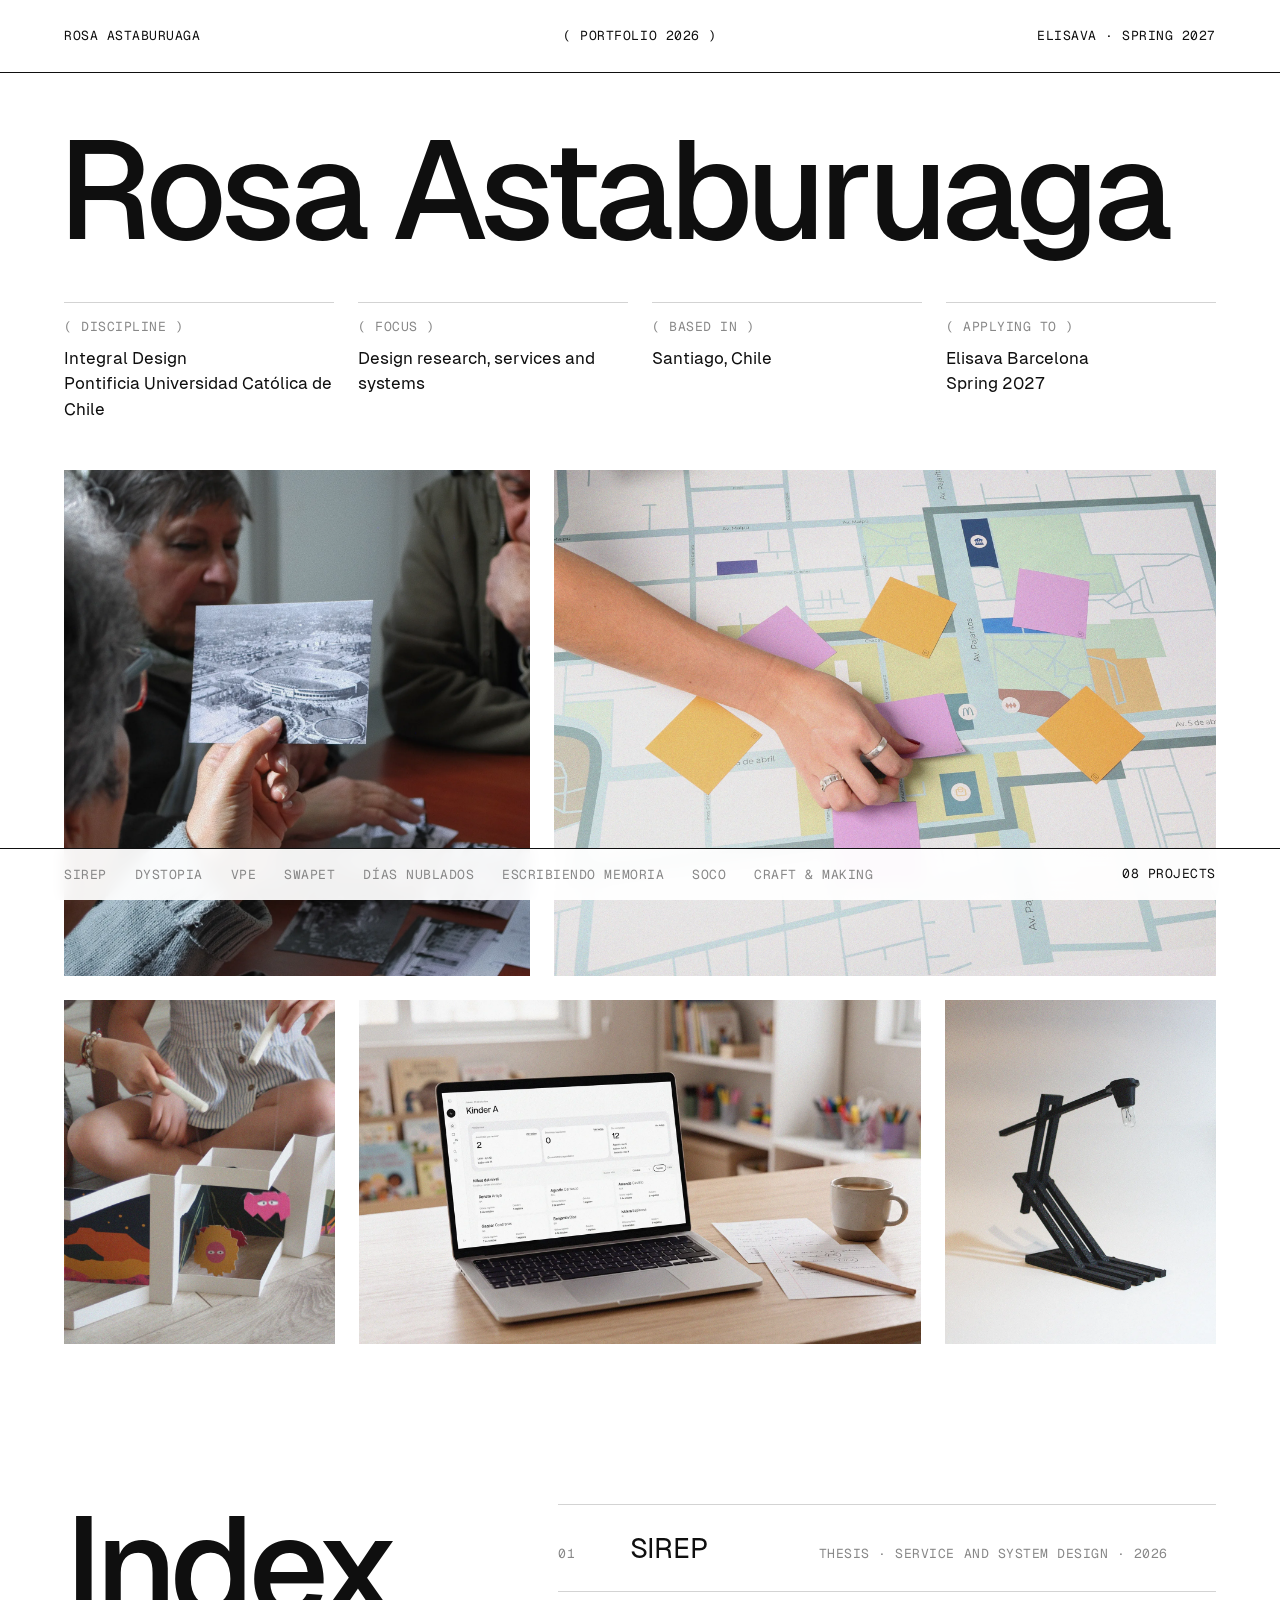
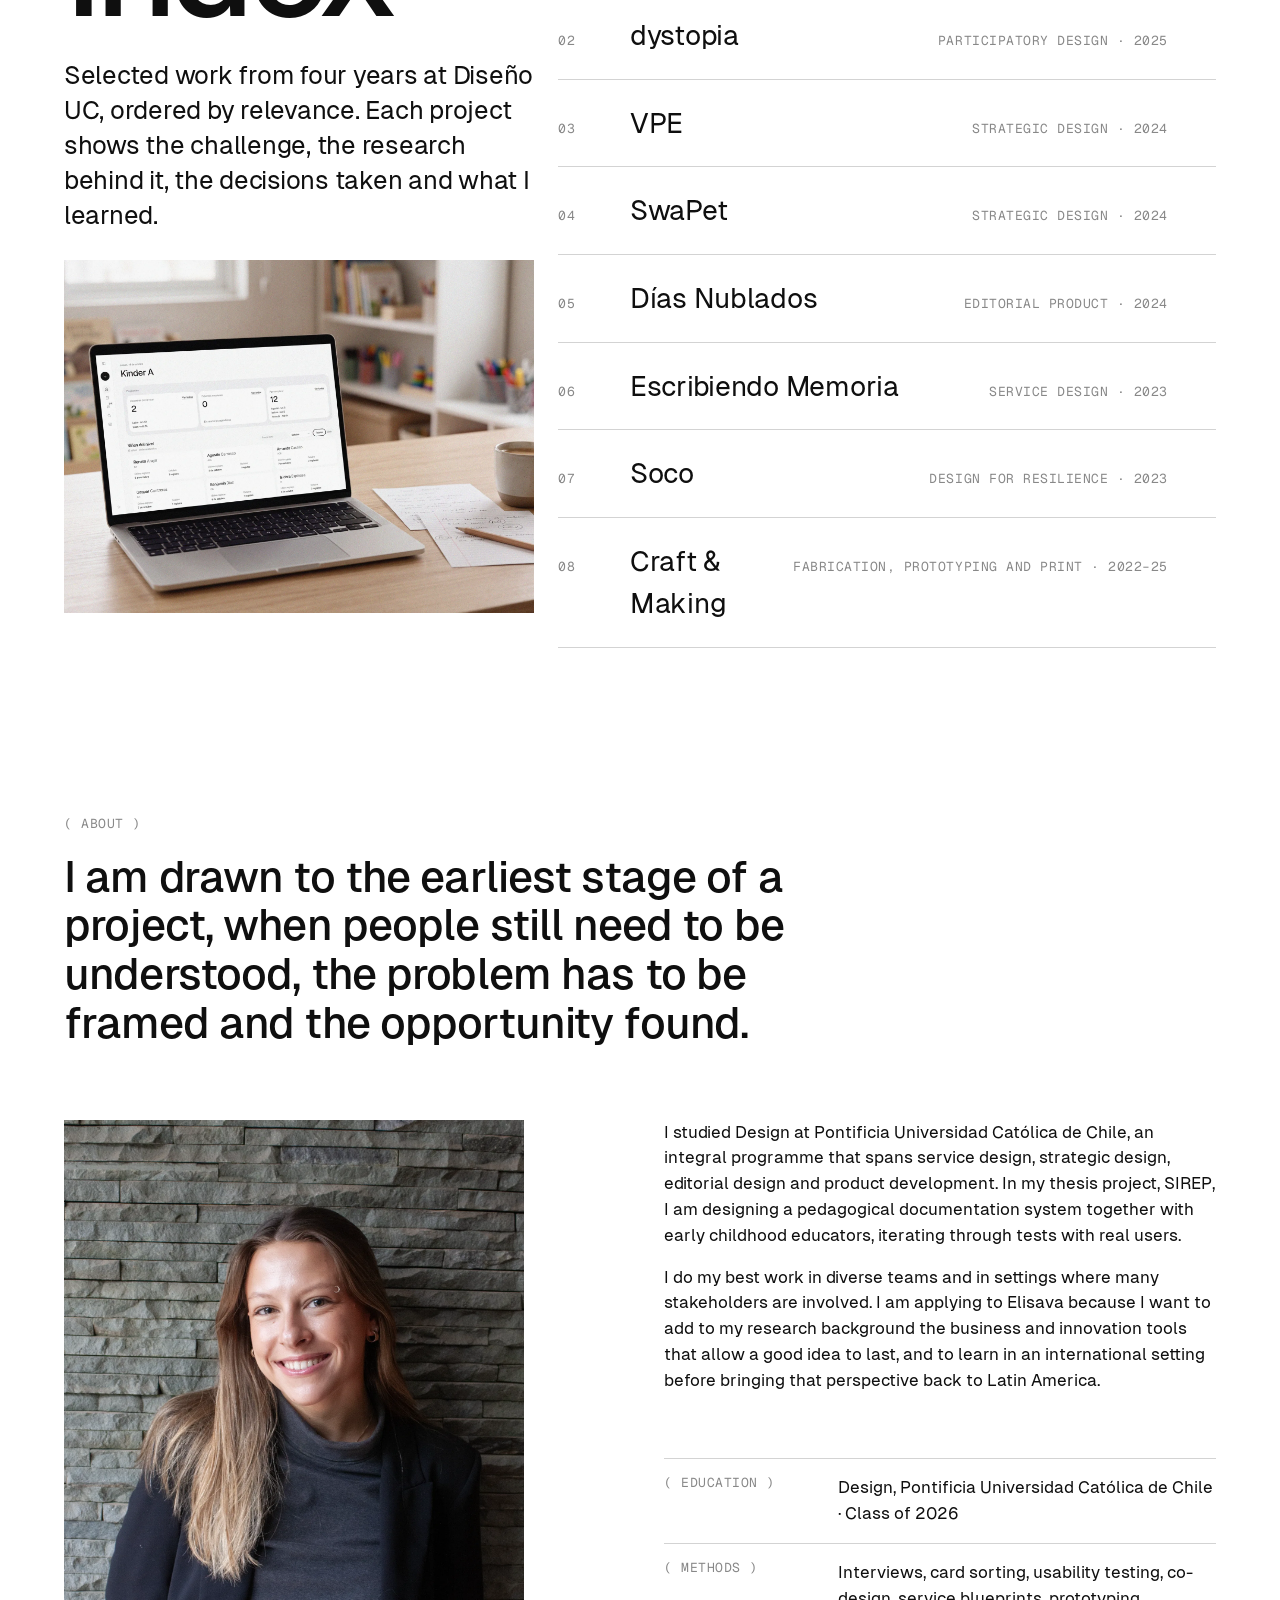
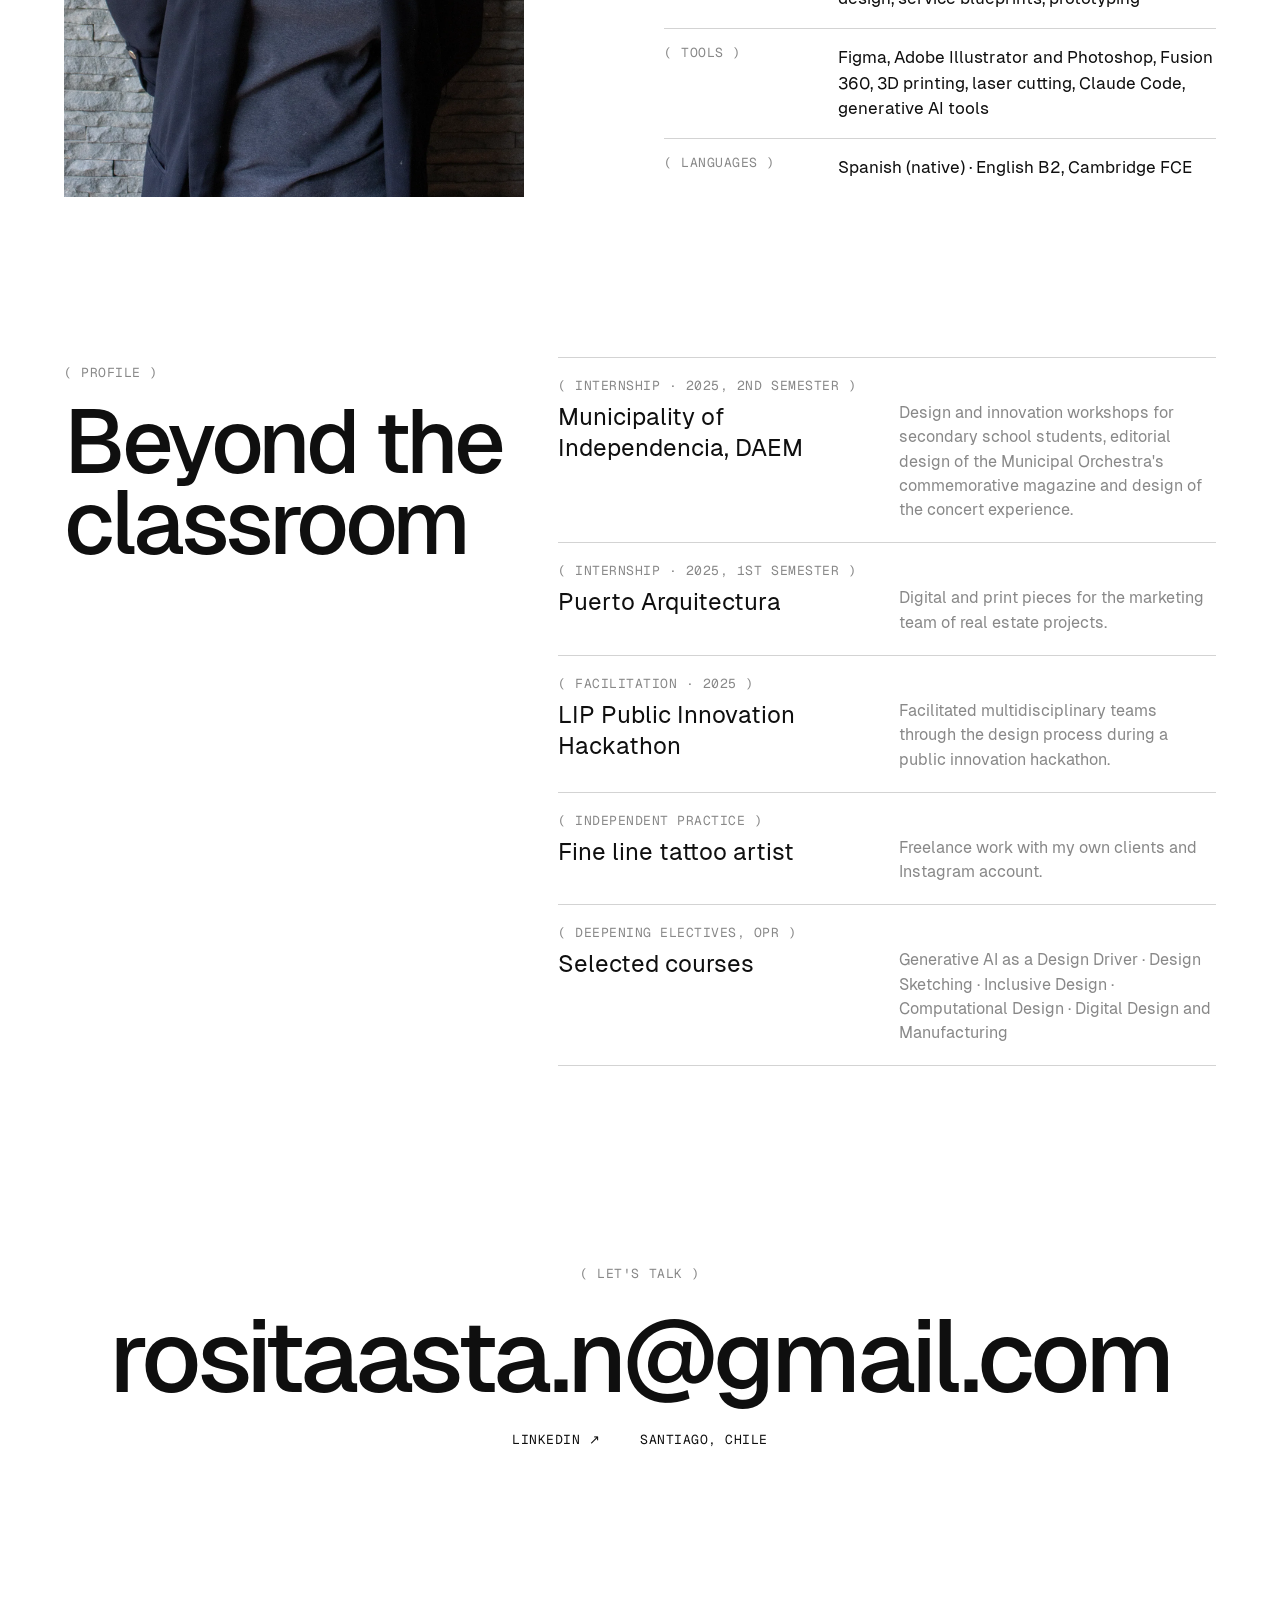
<file: index.html>
<!doctype html>
<html lang="en">
<head>
<meta charset="utf-8">
<meta name="viewport" content="width=device-width, initial-scale=1">
<title>Rosa Astaburuaga · Portfolio 2026</title>
<meta name="description" content="Design research, services and systems. Portfolio of Rosa Astaburuaga, Diseño UC.">
<meta property="og:title" content="Rosa Astaburuaga · Portfolio 2026">
<meta property="og:description" content="Design research, services and systems. Portfolio of Rosa Astaburuaga, Diseño UC.">
<meta property="og:image" content="img/sirep-hero.webp">
<link rel="icon" href="favicon.svg" type="image/svg+xml">
<link rel="preload" href="fonts/Geist-500.woff2" as="font" type="font/woff2" crossorigin>
<link rel="stylesheet" href="styles.css">
</head>
<body>
<a class="skip" href="#main">Skip to content</a>
<header class="top"><div class="wrap topin">
<a href="index.html" class="mono">Rosa Astaburuaga</a><span class="mono center">( Portfolio 2026 )</span><span class="mono right">Elisava · Spring 2027</span>
</div></header>
<main id="main" class="wrap"><section class="cover">
<h1 class="display name">Rosa Astaburuaga</h1>
<div class="specs" style="--n:4">
<div class="spec"><span class="mono muted">( Discipline )</span><p>Integral Design<br>Pontificia Universidad Católica de Chile</p></div>
<div class="spec"><span class="mono muted">( Focus )</span><p>Design research, services and systems</p></div>
<div class="spec"><span class="mono muted">( Based in )</span><p>Santiago, Chile</p></div>
<div class="spec"><span class="mono muted">( Applying to )</span><p>Elisava Barcelona<br>Spring 2027</p></div>
</div>
</section><div class="row"><figure class="reveal" style="flex:0.9214 1 0"><img class="" src="img/cover-a.webp" width="1548" height="1680" alt="Project photo" loading="lazy" decoding="async"></figure><figure class="reveal" style="flex:1.3071 1 0"><img class="" src="img/cover-b.webp" width="2196" height="1680" alt="dystopia mapping activity" loading="lazy" decoding="async"></figure></div><div class="row"><figure class="reveal" style="flex:0.7895 1 0"><img class="" src="img/cover-c.webp" width="900" height="1140" alt="Días Nublados with a child" loading="lazy" decoding="async"></figure><figure class="reveal" style="flex:1.6368 1 0"><img class="" src="img/cover-d.webp" width="1866" height="1140" alt="SIREP on a laptop" loading="lazy" decoding="async"></figure><figure class="reveal" style="flex:0.7895 1 0"><img class="" src="img/cover-e.webp" width="900" height="1140" alt="rho.mob lamp" loading="lazy" decoding="async"></figure></div><section class="index" id="index">
<div class="ixl"><h2 class="display">Index</h2><p class="lead">Selected work from four years at Diseño UC, ordered by relevance. Each project shows the challenge, the research behind it, the decisions taken and what I learned.</p>
<div class="preview" aria-hidden="true"><img src="img/sirep-hero.webp" alt="" width="1200" height="734"></div></div>
<ol class="ixlist"><li><a href="sirep.html" data-preview="img/sirep-hero.webp" data-fit="cover"><span class="mono muted">01</span><span class="t">SIREP</span><span class="mono muted k">Thesis · Service and system design · 2026</span><span class="mono arrow">→</span></a></li><li><a href="dystopia.html" data-preview="img/dystopia-hero.webp" data-fit="cover"><span class="mono muted">02</span><span class="t">dystopia</span><span class="mono muted k">Participatory design · 2025</span><span class="mono arrow">→</span></a></li><li><a href="vpe.html" data-preview="img/vpe-hero.webp" data-fit="cover"><span class="mono muted">03</span><span class="t">VPE</span><span class="mono muted k">Strategic design · 2024</span><span class="mono arrow">→</span></a></li><li><a href="swapet.html" data-preview="img/swapet-hero.webp" data-fit="cover"><span class="mono muted">04</span><span class="t">SwaPet</span><span class="mono muted k">Strategic design · 2024</span><span class="mono arrow">→</span></a></li><li><a href="dias-nublados.html" data-preview="img/nublados-hero.webp" data-fit="cover"><span class="mono muted">05</span><span class="t">Días Nublados</span><span class="mono muted k">Editorial product · 2024</span><span class="mono arrow">→</span></a></li><li><a href="escribiendo-memoria.html" data-preview="img/memoria-1.webp" data-fit="cover"><span class="mono muted">06</span><span class="t">Escribiendo Memoria</span><span class="mono muted k">Service design · 2023</span><span class="mono arrow">→</span></a></li><li><a href="soco.html" data-preview="img/soco-2.webp" data-fit="contain"><span class="mono muted">07</span><span class="t">Soco</span><span class="mono muted k">Design for resilience · 2023</span><span class="mono arrow">→</span></a></li><li><a href="craft-and-making.html" data-preview="img/rhomob-2.webp" data-fit="cover"><span class="mono muted">08</span><span class="t">Craft &amp; Making</span><span class="mono muted k">Fabrication, prototyping and print · 2022–25</span><span class="mono arrow">→</span></a></li></ol>
</section><section class="about" id="about">
<span class="mono muted">( About )</span>
<h2 class="statement">I am drawn to the earliest stage of a project, when people still need to be understood, the problem has to be framed and the opportunity found.</h2>
<div class="aboutgrid">
<figure class="reveal"><img class="" src="img/portrait.webp" width="1548" height="2280" alt="Portrait of Rosa Astaburuaga" loading="lazy" decoding="async"></figure>
<div class="aboutr">
<div class="bio"><p>I studied Design at Pontificia Universidad Católica de Chile, an integral programme that spans service design, strategic design, editorial design and product development. In my thesis project, SIREP, I am designing a pedagogical documentation system together with early childhood educators, iterating through tests with real users.</p>
<p>I do my best work in diverse teams and in settings where many stakeholders are involved. I am applying to Elisava because I want to add to my research background the business and innovation tools that allow a good idea to last, and to learn in an international setting before bringing that perspective back to Latin America.</p></div>
<dl class="facts">
<div><dt class="mono muted">( Education )</dt><dd>Design, Pontificia Universidad Católica de Chile · Class of 2026</dd></div>
<div><dt class="mono muted">( Methods )</dt><dd>Interviews, card sorting, usability testing, co-design, service blueprints, prototyping</dd></div>
<div><dt class="mono muted">( Tools )</dt><dd>Figma, Adobe Illustrator and Photoshop, Fusion 360, 3D printing, laser cutting, Claude Code, generative AI tools</dd></div>
<div><dt class="mono muted">( Languages )</dt><dd>Spanish (native) · English B2, Cambridge FCE</dd></div>
</dl>
</div></div>
</section><section class="exp" id="experience">
<div><span class="mono muted">( Profile )</span><h2 class="display">Beyond the classroom</h2></div>
<ul class="explist"><li><span class="mono muted">( Internship · 2025, 2nd semester )</span><strong>Municipality of Independencia, DAEM</strong><p class="muted">Design and innovation workshops for secondary school students, editorial design of the Municipal Orchestra&#x27;s commemorative magazine and design of the concert experience.</p></li><li><span class="mono muted">( Internship · 2025, 1st semester )</span><strong>Puerto Arquitectura</strong><p class="muted">Digital and print pieces for the marketing team of real estate projects.</p></li><li><span class="mono muted">( Facilitation · 2025 )</span><strong>LIP Public Innovation Hackathon</strong><p class="muted">Facilitated multidisciplinary teams through the design process during a public innovation hackathon.</p></li><li><span class="mono muted">( Independent practice )</span><strong>Fine line tattoo artist</strong><p class="muted">Freelance work with my own clients and Instagram account.</p></li><li><span class="mono muted">( Deepening electives, OPR )</span><strong>Selected courses</strong><p class="muted">Generative AI as a Design Driver · Design Sketching · Inclusive Design · Computational Design · Digital Design and Manufacturing</p></li></ul>
</section><section class="contact" id="contact">
<span class="mono muted">( Let's talk )</span>
<a class="display mail" href="mailto:rositaasta.n@gmail.com">rositaasta.n@gmail.com</a>
<div class="links mono"><a href="https://www.linkedin.com/in/rosaastaburuaga/" target="_blank" rel="noopener">LinkedIn ↗</a><span>Santiago, Chile</span></div>
</section></main><nav class="bar" aria-label="Projects"><div class="wrap barin">
<div class="barlist"><a href="sirep.html">SIREP</a><a href="dystopia.html">dystopia</a><a href="vpe.html">VPE</a><a href="swapet.html">SwaPet</a><a href="dias-nublados.html">Días Nublados</a><a href="escribiendo-memoria.html">Escribiendo Memoria</a><a href="soco.html">Soco</a><a href="craft-and-making.html">Craft &amp; Making</a></div><span class="mono count">08 projects</span>
</div></nav>
<script src="main.js" defer></script>
</body></html>
</file>
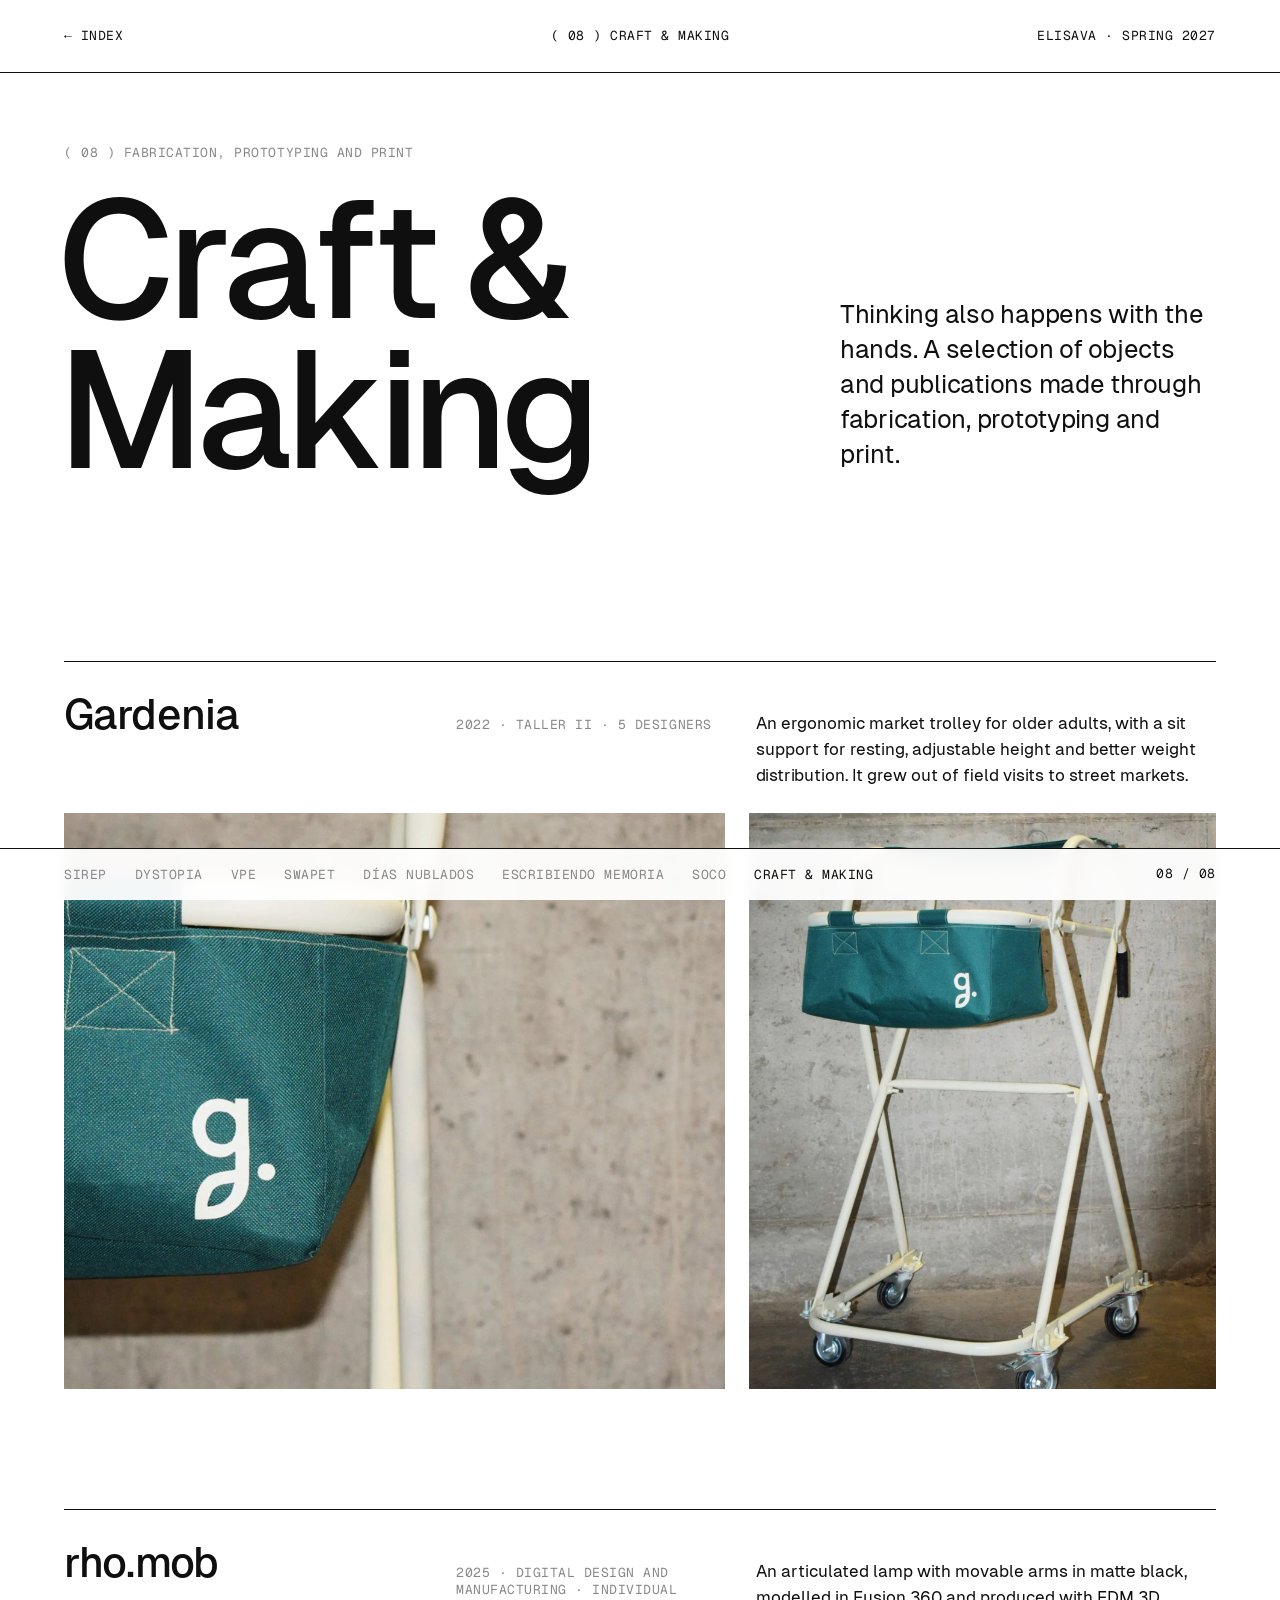
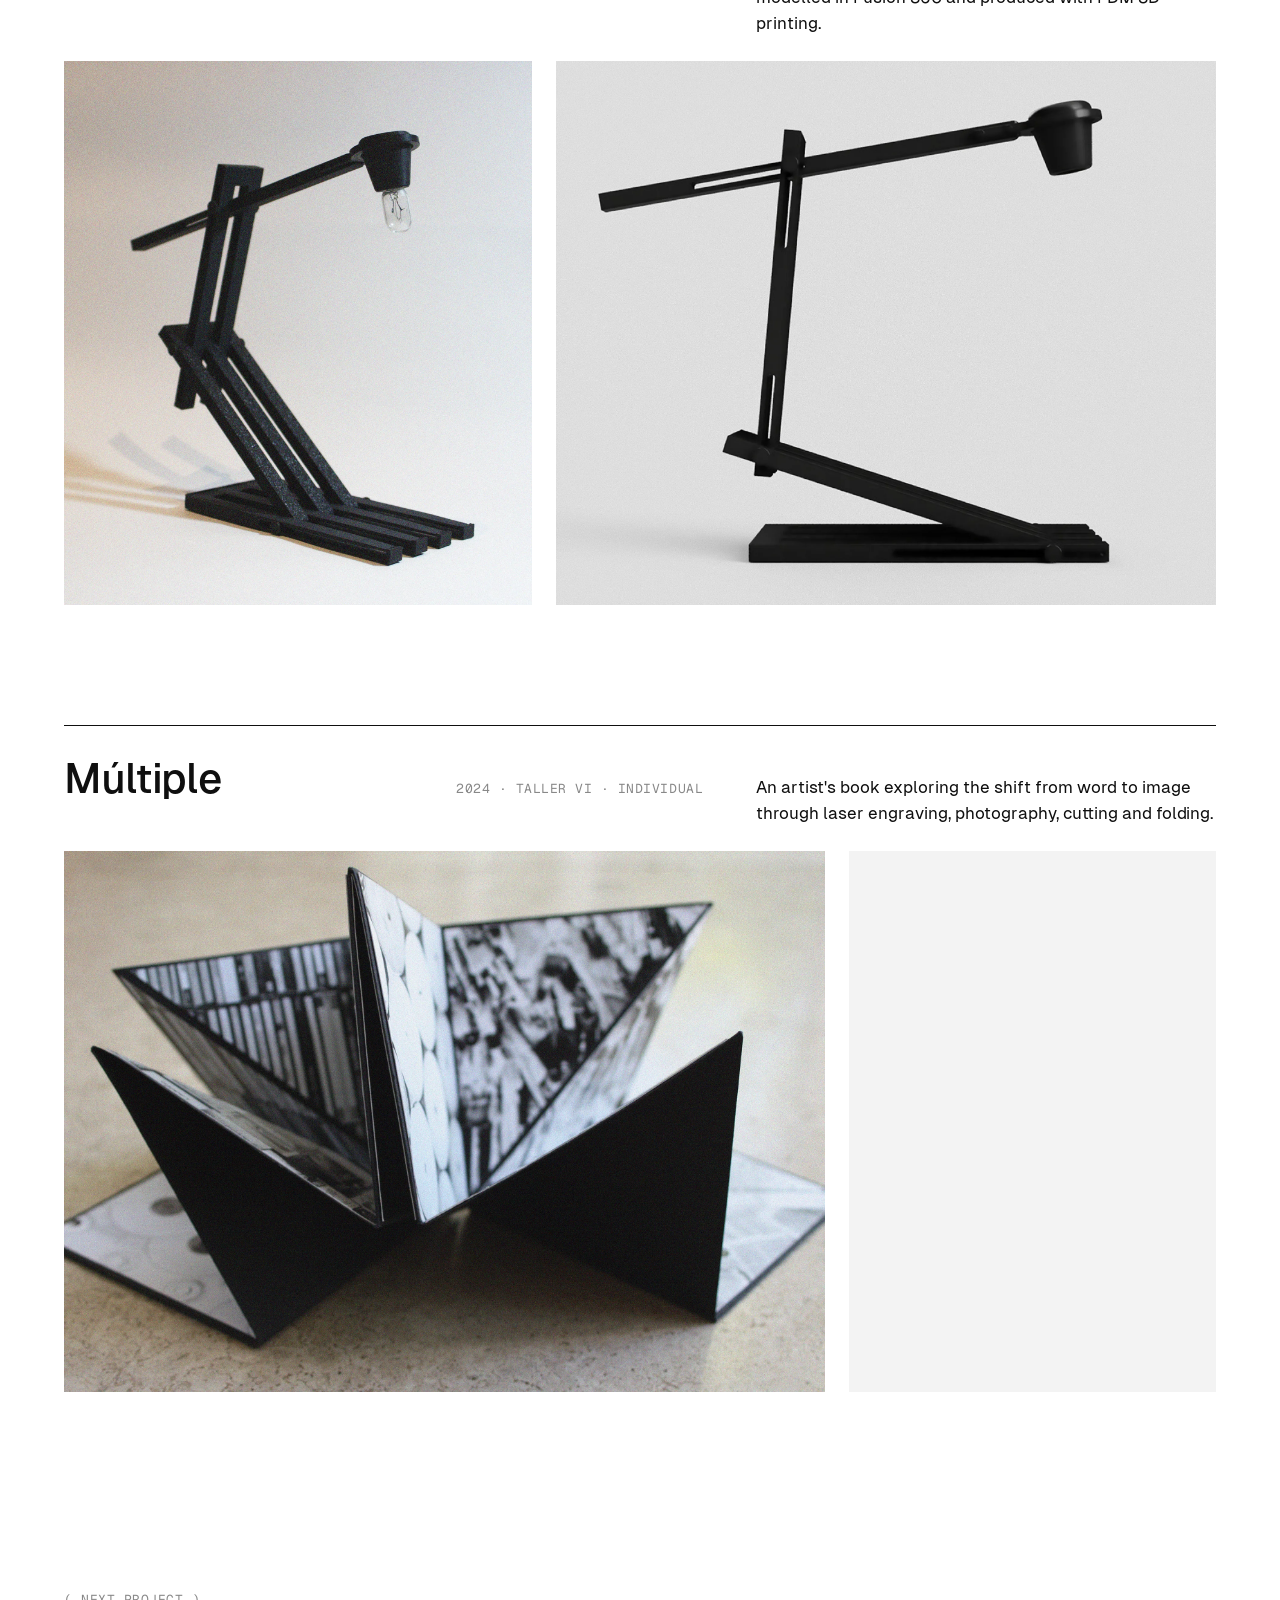
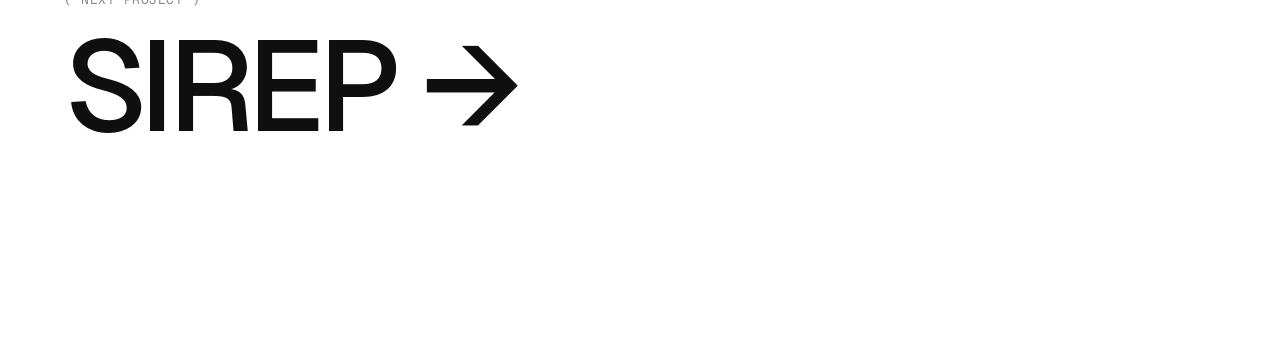
<file: craft-and-making.html>
<!doctype html>
<html lang="en">
<head>
<meta charset="utf-8">
<meta name="viewport" content="width=device-width, initial-scale=1">
<title>Craft &amp; Making · Rosa Astaburuaga</title>
<meta name="description" content="Thinking also happens with the hands. A selection of objects and publications made through fabrication, prototyping and print.">
<meta property="og:title" content="Craft &amp; Making · Rosa Astaburuaga">
<meta property="og:description" content="Thinking also happens with the hands. A selection of objects and publications made through fabrication, prototyping and print.">
<meta property="og:image" content="img/sirep-hero.webp">
<link rel="icon" href="favicon.svg" type="image/svg+xml">
<link rel="preload" href="fonts/Geist-500.woff2" as="font" type="font/woff2" crossorigin>
<link rel="stylesheet" href="styles.css">
</head>
<body>
<a class="skip" href="#main">Skip to content</a>
<header class="top"><div class="wrap topin">
<a href="index.html" class="mono">← Index</a><span class="mono center">( 08 ) Craft &amp; Making</span><span class="mono right">Elisava · Spring 2027</span>
</div></header>
<main id="main" class="wrap"><section class="opener">
<span class="mono muted">( 08 ) Fabrication, prototyping and print</span>
<div class="ophead"><h1 class="display">Craft &amp; Making</h1><p class="lead">Thinking also happens with the hands. A selection of objects and publications made through fabrication, prototyping and print.</p></div>
</section><section class="item">
<div class="itext"><h2>Gardenia</h2><span class="mono muted">2022 · Taller II · 5 designers</span><p>An ergonomic market trolley for older adults, with a sit support for resting, adjustable height and better weight distribution. It grew out of field visits to street markets.</p></div>
<div class="iimgs"><div class="row"><figure class="reveal" style="flex:1.1471 1 0"><img class="" src="img/gardenia-1.webp" width="2199" height="1917" alt="Gardenia trolley detail" loading="lazy" decoding="async"></figure><figure class="reveal" style="flex:0.8100 1 0"><img class="" src="img/gardenia-2.webp" width="1548" height="1911" alt="Gardenia trolley" loading="lazy" decoding="async"></figure></div></div>
</section><section class="item">
<div class="itext"><h2>rho.mob</h2><span class="mono muted">2025 · Digital Design and Manufacturing · Individual</span><p>An articulated lamp with movable arms in matte black, modelled in Fusion 360 and produced with FDM 3D printing.</p></div>
<div class="iimgs"><div class="row"><figure class="reveal" style="flex:0.8600 1 0"><img class="" src="img/rhomob-1.webp" width="1548" height="1800" alt="rho.mob lamp, side" loading="lazy" decoding="async"></figure><figure class="reveal" style="flex:1.2123 1 0"><img class="" src="img/rhomob-2.webp" width="2193" height="1809" alt="rho.mob lamp, extended" loading="lazy" decoding="async"></figure></div></div>
</section><section class="item">
<div class="itext"><h2>Múltiple</h2><span class="mono muted">2024 · Taller VI · Individual</span><p>An artist&#x27;s book exploring the shift from word to image through laser engraving, photography, cutting and folding.</p></div>
<div class="iimgs"><div class="row"><figure class="reveal" style="flex:1.4066 1 0"><img class="" src="img/multiple-1.webp" width="2200" height="1564" alt="Múltiple book unfolded" loading="lazy" decoding="async"></figure><figure class="reveal" style="flex:0.6783 1 0"><img class="" src="img/multiple-2.webp" width="1221" height="1800" alt="Múltiple cover" loading="lazy" decoding="async"></figure></div></div>
</section><a class="next" href="sirep.html"><span class="mono muted">( Next project )</span><span class="display">SIREP →</span></a></main><nav class="bar" aria-label="Projects"><div class="wrap barin">
<div class="barlist"><a href="sirep.html">SIREP</a><a href="dystopia.html">dystopia</a><a href="vpe.html">VPE</a><a href="swapet.html">SwaPet</a><a href="dias-nublados.html">Días Nublados</a><a href="escribiendo-memoria.html">Escribiendo Memoria</a><a href="soco.html">Soco</a><a href="craft-and-making.html" aria-current="page">Craft &amp; Making</a></div><span class="mono count">08 / 08</span>
</div></nav>
<script src="main.js" defer></script>
</body></html>
</file>
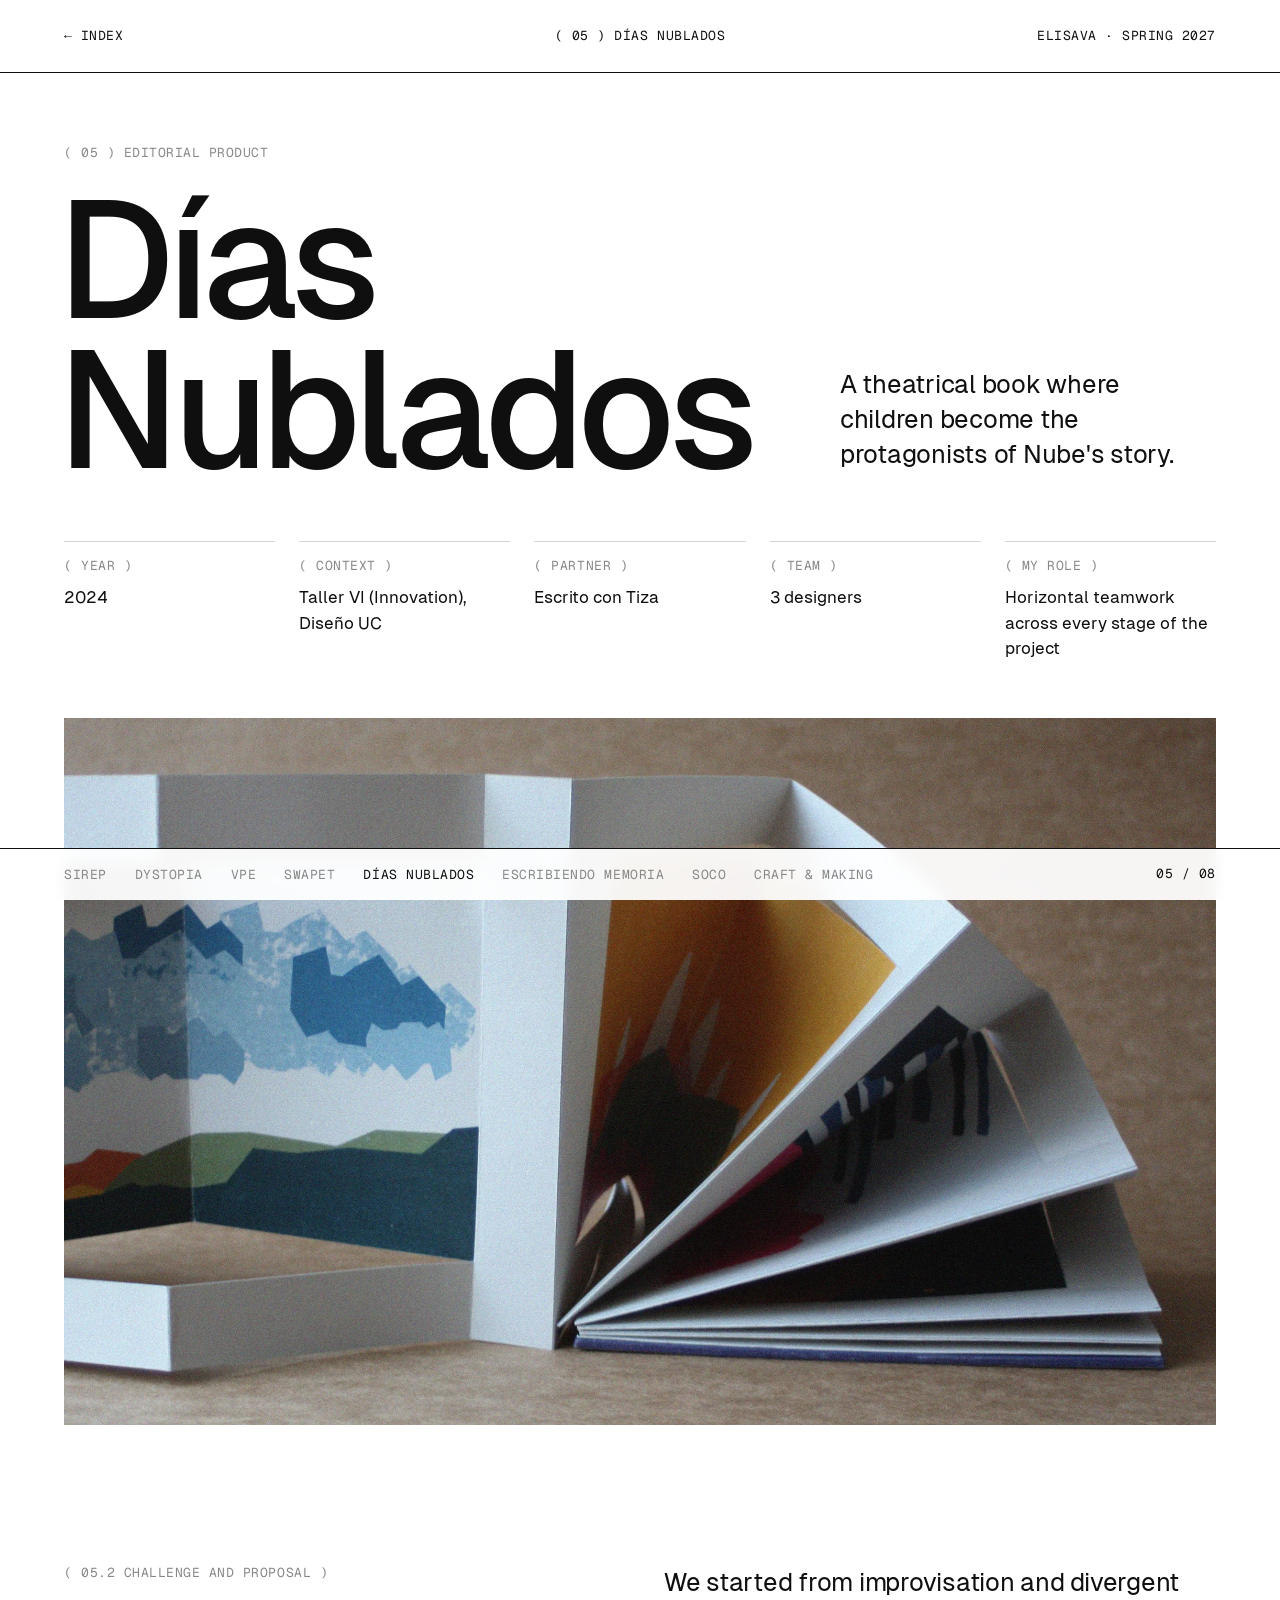
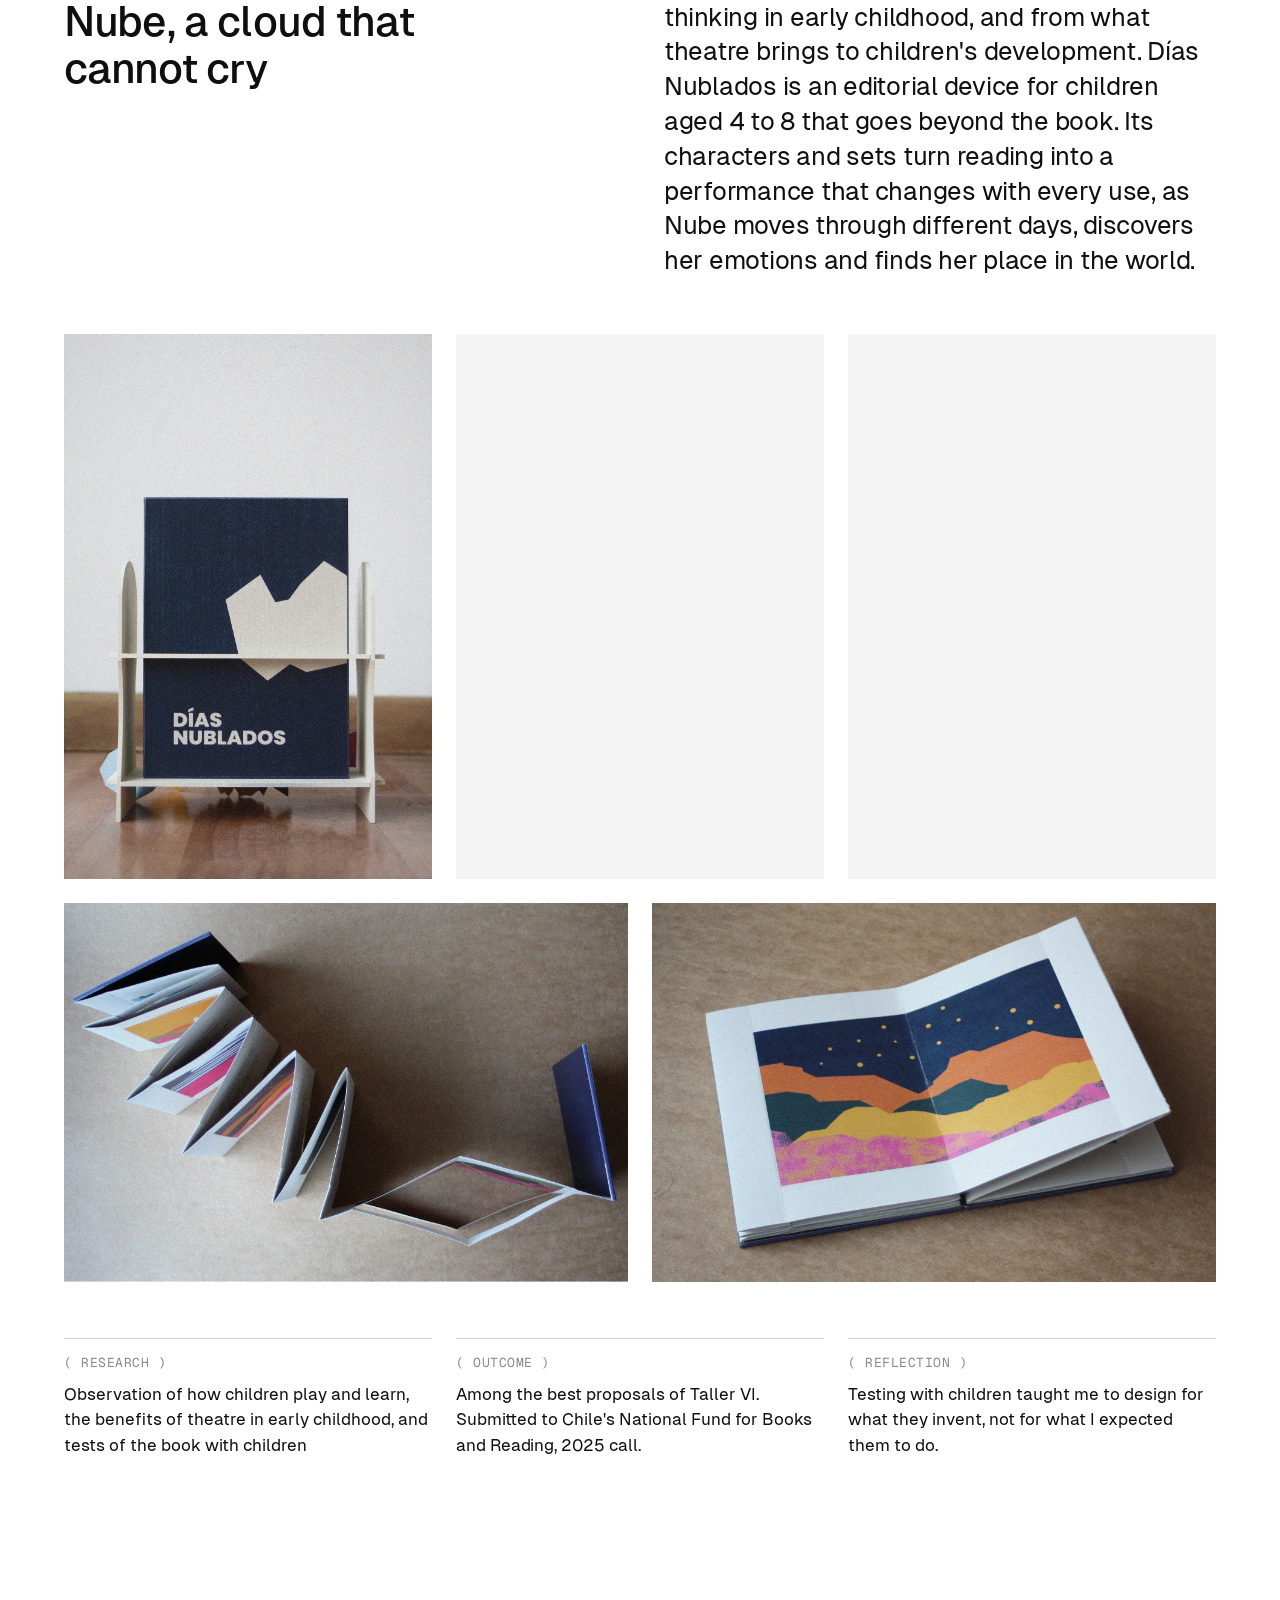
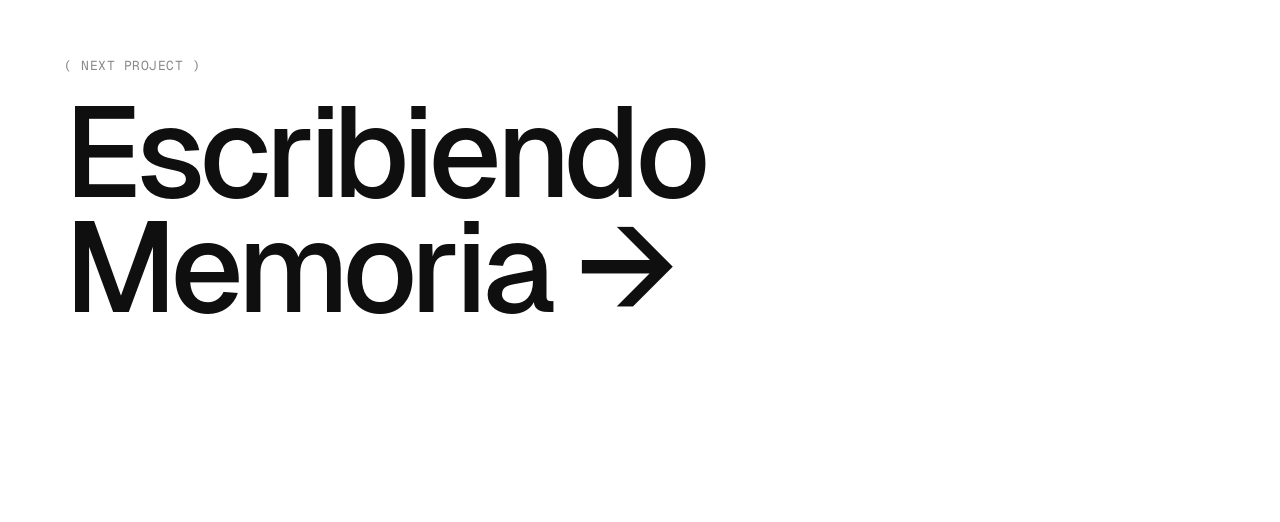
<file: dias-nublados.html>
<!doctype html>
<html lang="en">
<head>
<meta charset="utf-8">
<meta name="viewport" content="width=device-width, initial-scale=1">
<title>Días Nublados · Rosa Astaburuaga</title>
<meta name="description" content="A theatrical book where children become the protagonists of Nube&#x27;s story.">
<meta property="og:title" content="Días Nublados · Rosa Astaburuaga">
<meta property="og:description" content="A theatrical book where children become the protagonists of Nube&#x27;s story.">
<meta property="og:image" content="img/sirep-hero.webp">
<link rel="icon" href="favicon.svg" type="image/svg+xml">
<link rel="preload" href="fonts/Geist-500.woff2" as="font" type="font/woff2" crossorigin>
<link rel="stylesheet" href="styles.css">
</head>
<body>
<a class="skip" href="#main">Skip to content</a>
<header class="top"><div class="wrap topin">
<a href="index.html" class="mono">← Index</a><span class="mono center">( 05 ) Días Nublados</span><span class="mono right">Elisava · Spring 2027</span>
</div></header>
<main id="main" class="wrap"><section class="opener">
<span class="mono muted">( 05 ) Editorial product</span>
<div class="ophead"><h1 class="display">Días Nublados</h1><p class="lead">A theatrical book where children become the protagonists of Nube&#x27;s story.</p></div>
</section><div class="specs" style="--n:5"><div class="spec"><span class="mono muted">( Year )</span><p>2024</p></div><div class="spec"><span class="mono muted">( Context )</span><p>Taller VI (Innovation), Diseño UC</p></div><div class="spec"><span class="mono muted">( Partner )</span><p>Escrito con Tiza</p></div><div class="spec"><span class="mono muted">( Team )</span><p>3 designers</p></div><div class="spec"><span class="mono muted">( My role )</span><p>Horizontal teamwork across every stage of the project</p></div></div><figure class="hero"><img class="" src="img/nublados-hero.webp" width="2200" height="1350" alt="Días Nublados book open" fetchpriority="high" decoding="async"></figure><section class="textrow">
<div class="tl"><span class="mono muted">( 05.2 Challenge and proposal )</span><h2>Nube, a cloud that cannot cry</h2></div>
<p class="lead">We started from improvisation and divergent thinking in early childhood, and from what theatre brings to children&#x27;s development. Días Nublados is an editorial device for children aged 4 to 8 that goes beyond the book. Its characters and sets turn reading into a performance that changes with every use, as Nube moves through different days, discovers her emotions and finds her place in the world.</p>
</section><div class="row"><figure class="reveal" style="flex:0.6750 1 0"><img class="" src="img/nublados-1.webp" width="1215" height="1800" alt="Book cover on its stand" loading="lazy" decoding="async"></figure><figure class="reveal" style="flex:0.6767 1 0"><img class="" src="img/nublados-2.webp" width="1218" height="1800" alt="A child playing with the book" loading="lazy" decoding="async"></figure><figure class="reveal" style="flex:0.6750 1 0"><img class="" src="img/nublados-3.webp" width="1215" height="1800" alt="Characters and set" loading="lazy" decoding="async"></figure></div><div class="row"><figure class="reveal" style="flex:1.4881 1 0"><img class="" src="img/nublados-4.webp" width="1875" height="1260" alt="Accordion book unfolded" loading="lazy" decoding="async"></figure><figure class="reveal" style="flex:1.4857 1 0"><img class="" src="img/nublados-5.webp" width="1872" height="1260" alt="Double page spread" loading="lazy" decoding="async"></figure></div><div class="specs notes" style="--n:3"><div class="spec"><span class="mono muted">( Research )</span><p>Observation of how children play and learn, the benefits of theatre in early childhood, and tests of the book with children</p></div><div class="spec"><span class="mono muted">( Outcome )</span><p>Among the best proposals of Taller VI. Submitted to Chile&#x27;s National Fund for Books and Reading, 2025 call.</p></div><div class="spec"><span class="mono muted">( Reflection )</span><p>Testing with children taught me to design for what they invent, not for what I expected them to do.</p></div></div><a class="next" href="escribiendo-memoria.html"><span class="mono muted">( Next project )</span><span class="display">Escribiendo Memoria →</span></a></main><nav class="bar" aria-label="Projects"><div class="wrap barin">
<div class="barlist"><a href="sirep.html">SIREP</a><a href="dystopia.html">dystopia</a><a href="vpe.html">VPE</a><a href="swapet.html">SwaPet</a><a href="dias-nublados.html" aria-current="page">Días Nublados</a><a href="escribiendo-memoria.html">Escribiendo Memoria</a><a href="soco.html">Soco</a><a href="craft-and-making.html">Craft &amp; Making</a></div><span class="mono count">05 / 08</span>
</div></nav>
<script src="main.js" defer></script>
</body></html>
</file>
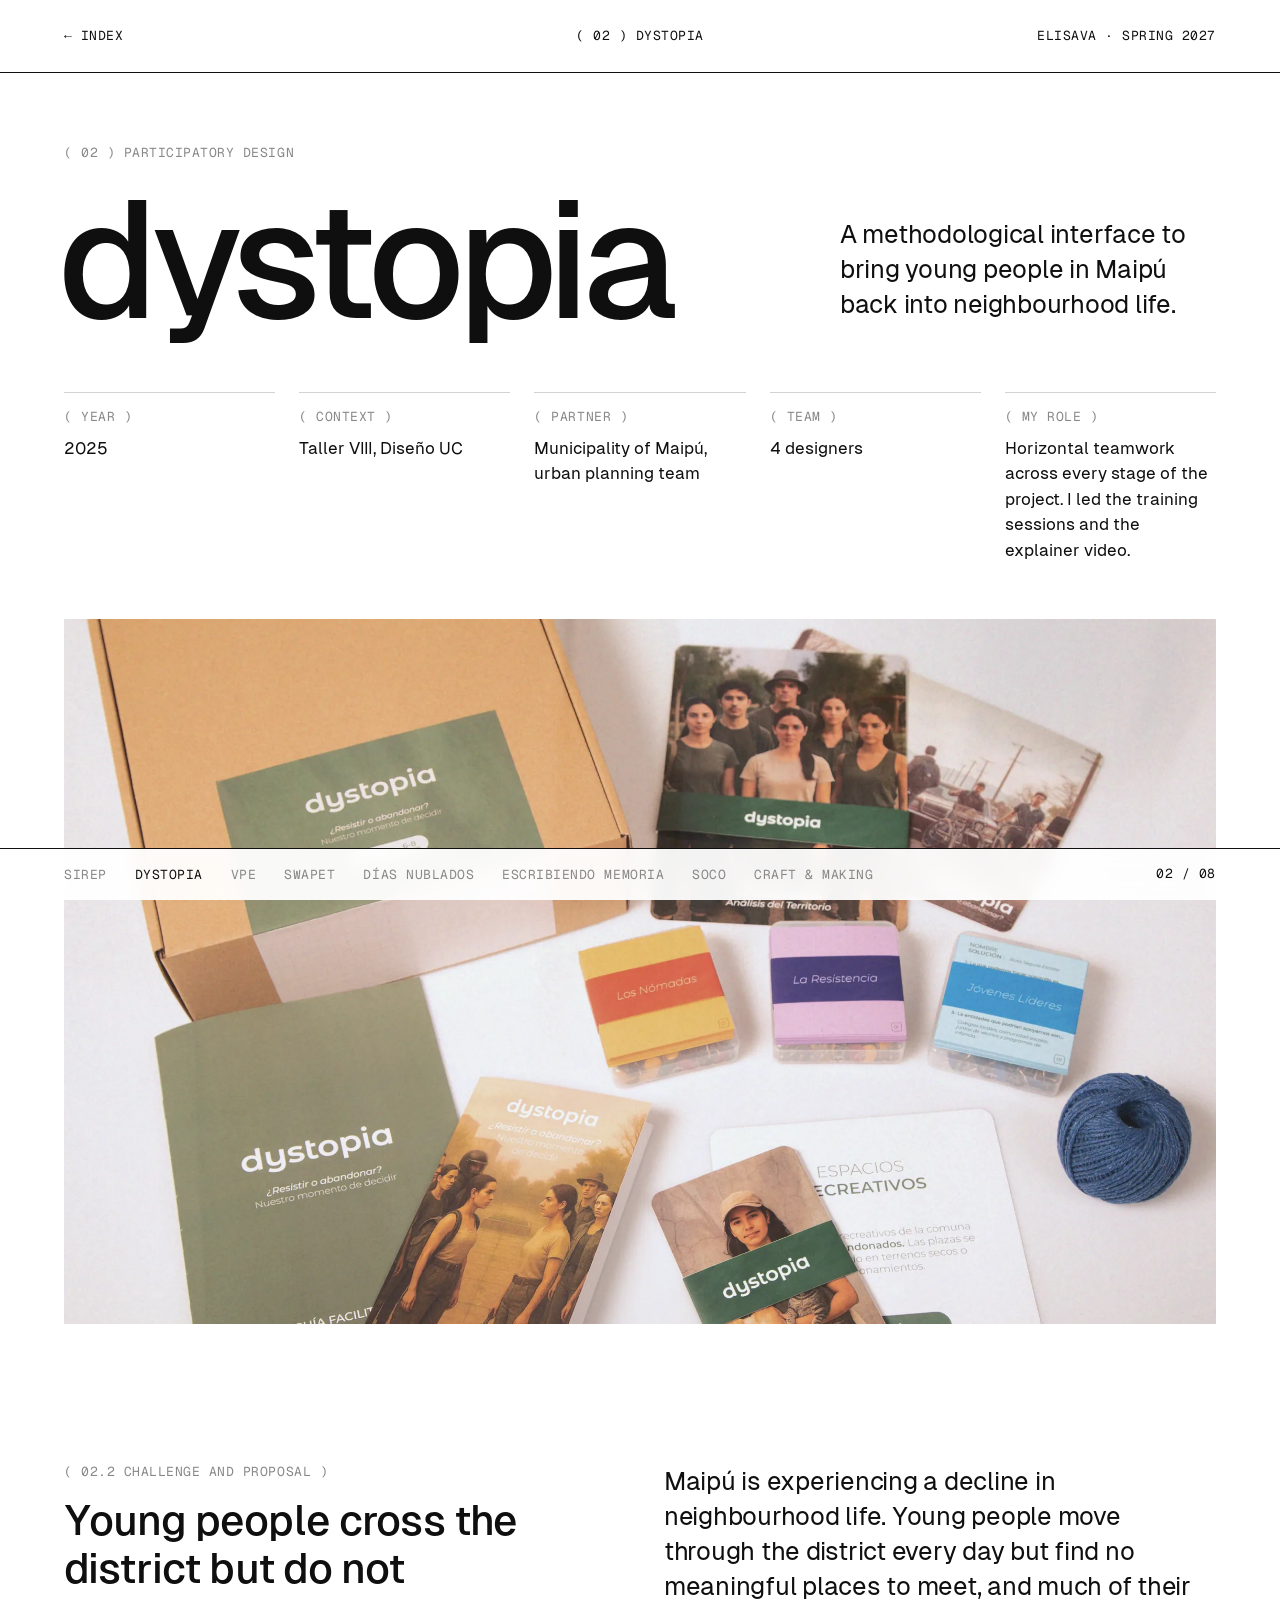
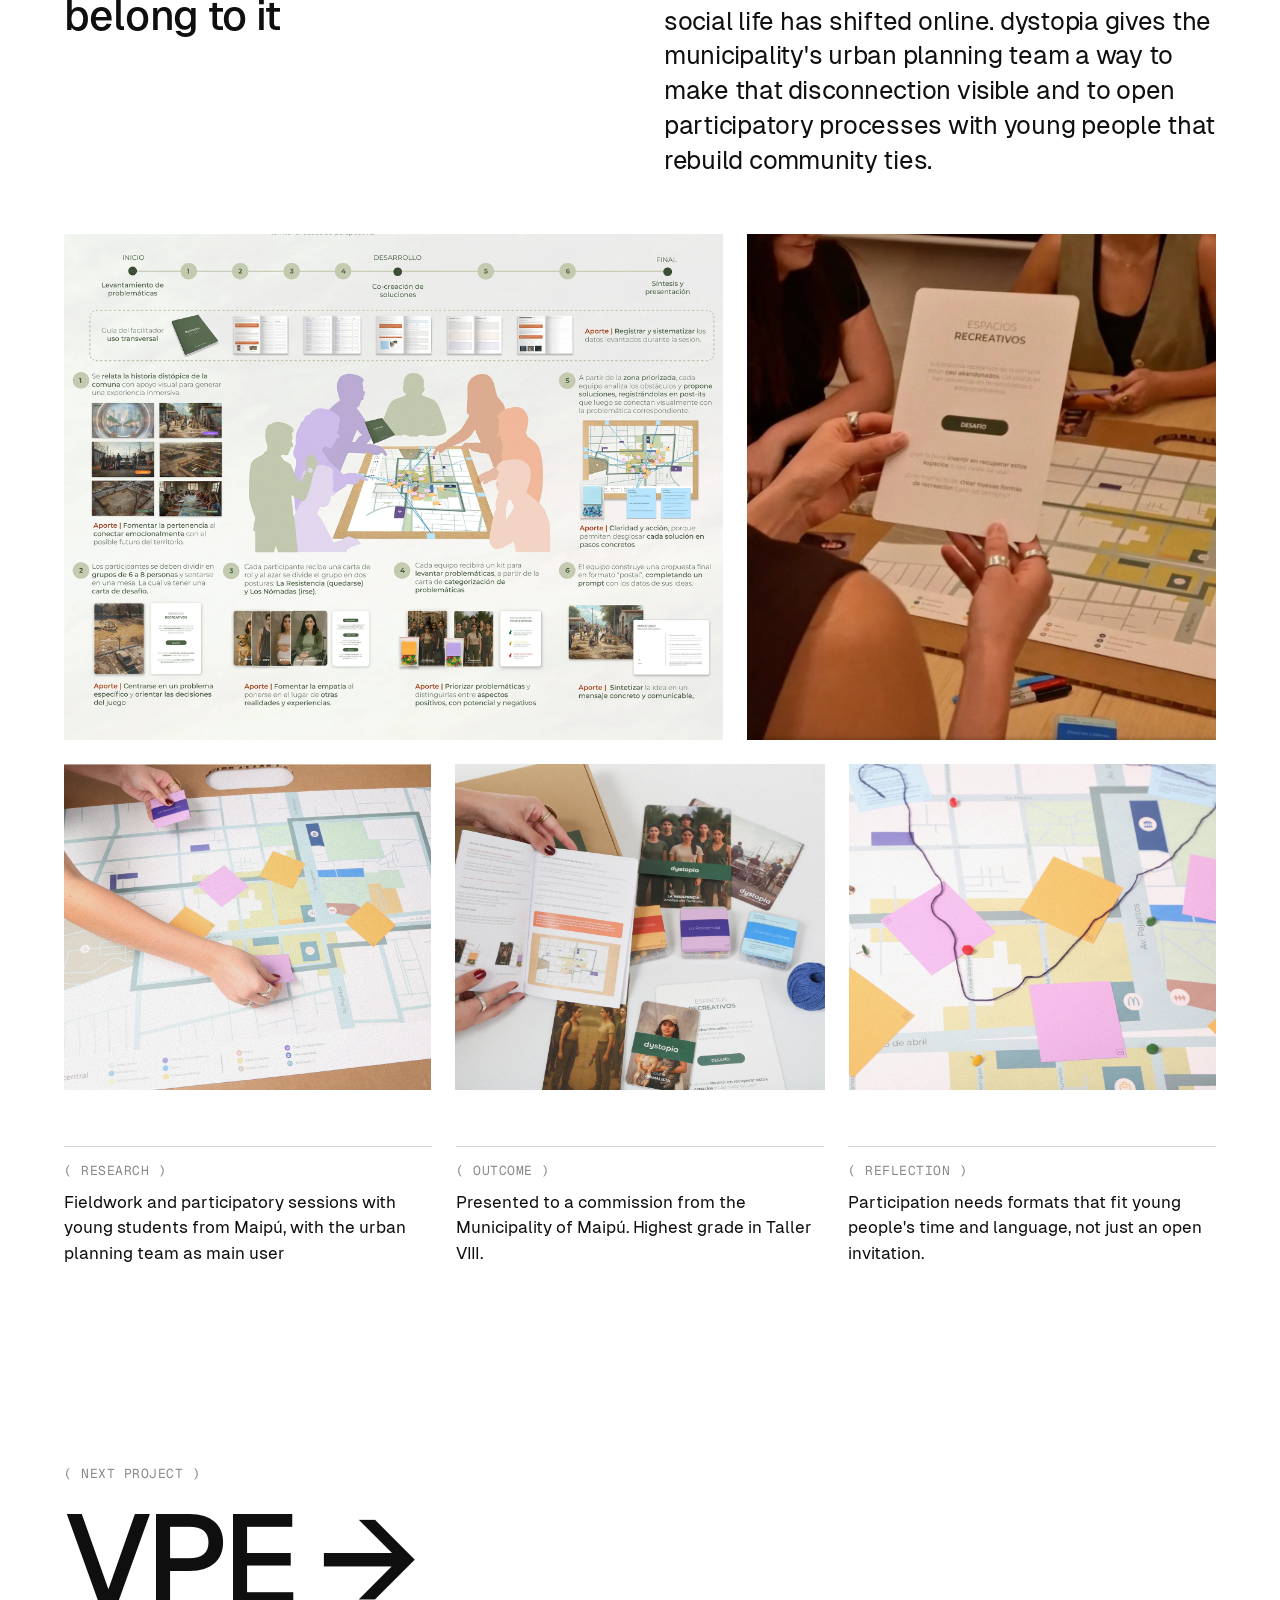
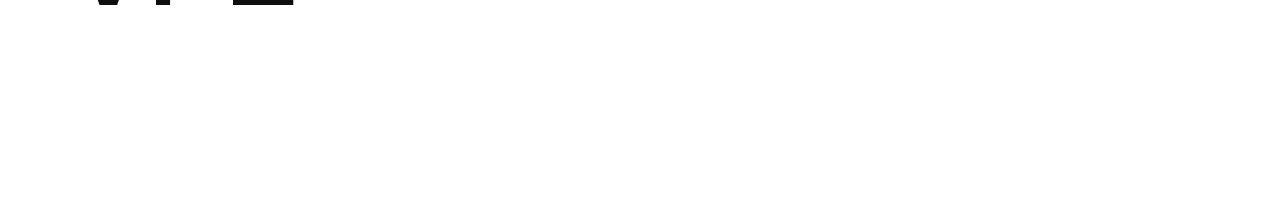
<file: dystopia.html>
<!doctype html>
<html lang="en">
<head>
<meta charset="utf-8">
<meta name="viewport" content="width=device-width, initial-scale=1">
<title>dystopia · Rosa Astaburuaga</title>
<meta name="description" content="A methodological interface to bring young people in Maipú back into neighbourhood life.">
<meta property="og:title" content="dystopia · Rosa Astaburuaga">
<meta property="og:description" content="A methodological interface to bring young people in Maipú back into neighbourhood life.">
<meta property="og:image" content="img/sirep-hero.webp">
<link rel="icon" href="favicon.svg" type="image/svg+xml">
<link rel="preload" href="fonts/Geist-500.woff2" as="font" type="font/woff2" crossorigin>
<link rel="stylesheet" href="styles.css">
</head>
<body>
<a class="skip" href="#main">Skip to content</a>
<header class="top"><div class="wrap topin">
<a href="index.html" class="mono">← Index</a><span class="mono center">( 02 ) dystopia</span><span class="mono right">Elisava · Spring 2027</span>
</div></header>
<main id="main" class="wrap"><section class="opener">
<span class="mono muted">( 02 ) Participatory design</span>
<div class="ophead"><h1 class="display">dystopia</h1><p class="lead">A methodological interface to bring young people in Maipú back into neighbourhood life.</p></div>
</section><div class="specs" style="--n:5"><div class="spec"><span class="mono muted">( Year )</span><p>2025</p></div><div class="spec"><span class="mono muted">( Context )</span><p>Taller VIII, Diseño UC</p></div><div class="spec"><span class="mono muted">( Partner )</span><p>Municipality of Maipú, urban planning team</p></div><div class="spec"><span class="mono muted">( Team )</span><p>4 designers</p></div><div class="spec"><span class="mono muted">( My role )</span><p>Horizontal teamwork across every stage of the project. I led the training sessions and the explainer video.</p></div></div><figure class="hero"><img class="" src="img/dystopia-hero.webp" width="2200" height="1347" alt="dystopia kit with cards and printed materials" fetchpriority="high" decoding="async"></figure><section class="textrow">
<div class="tl"><span class="mono muted">( 02.2 Challenge and proposal )</span><h2>Young people cross the district but do not belong to it</h2></div>
<p class="lead">Maipú is experiencing a decline in neighbourhood life. Young people move through the district every day but find no meaningful places to meet, and much of their social life has shifted online. dystopia gives the municipality&#x27;s urban planning team a way to make that disconnection visible and to open participatory processes with young people that rebuild community ties.</p>
</section><div class="row"><figure class="reveal" style="flex:1.3012 1 0"><img class="" src="img/dystopia-1.webp" width="2190" height="1683" alt="Project synthesis board" loading="lazy" decoding="async"></figure><figure class="reveal" style="flex:0.9267 1 0"><img class="" src="img/dystopia-2.webp" width="1036" height="1118" alt="Participant holding an activity card" loading="lazy" decoding="async"></figure></div><div class="row"><figure class="reveal" style="flex:1.1278 1 0"><img class="" src="img/dystopia-3.webp" width="1218" height="1080" alt="Mapping activity on the district map" loading="lazy" decoding="async"></figure><figure class="reveal" style="flex:1.1333 1 0"><img class="" src="img/dystopia-4.webp" width="1224" height="1080" alt="Printed guide and materials" loading="lazy" decoding="async"></figure><figure class="reveal" style="flex:1.1278 1 0"><img class="" src="img/dystopia-5.webp" width="1218" height="1080" alt="Map with routes and notes" loading="lazy" decoding="async"></figure></div><div class="specs notes" style="--n:3"><div class="spec"><span class="mono muted">( Research )</span><p>Fieldwork and participatory sessions with young students from Maipú, with the urban planning team as main user</p></div><div class="spec"><span class="mono muted">( Outcome )</span><p>Presented to a commission from the Municipality of Maipú. Highest grade in Taller VIII.</p></div><div class="spec"><span class="mono muted">( Reflection )</span><p>Participation needs formats that fit young people&#x27;s time and language, not just an open invitation.</p></div></div><a class="next" href="vpe.html"><span class="mono muted">( Next project )</span><span class="display">VPE →</span></a></main><nav class="bar" aria-label="Projects"><div class="wrap barin">
<div class="barlist"><a href="sirep.html">SIREP</a><a href="dystopia.html" aria-current="page">dystopia</a><a href="vpe.html">VPE</a><a href="swapet.html">SwaPet</a><a href="dias-nublados.html">Días Nublados</a><a href="escribiendo-memoria.html">Escribiendo Memoria</a><a href="soco.html">Soco</a><a href="craft-and-making.html">Craft &amp; Making</a></div><span class="mono count">02 / 08</span>
</div></nav>
<script src="main.js" defer></script>
</body></html>
</file>
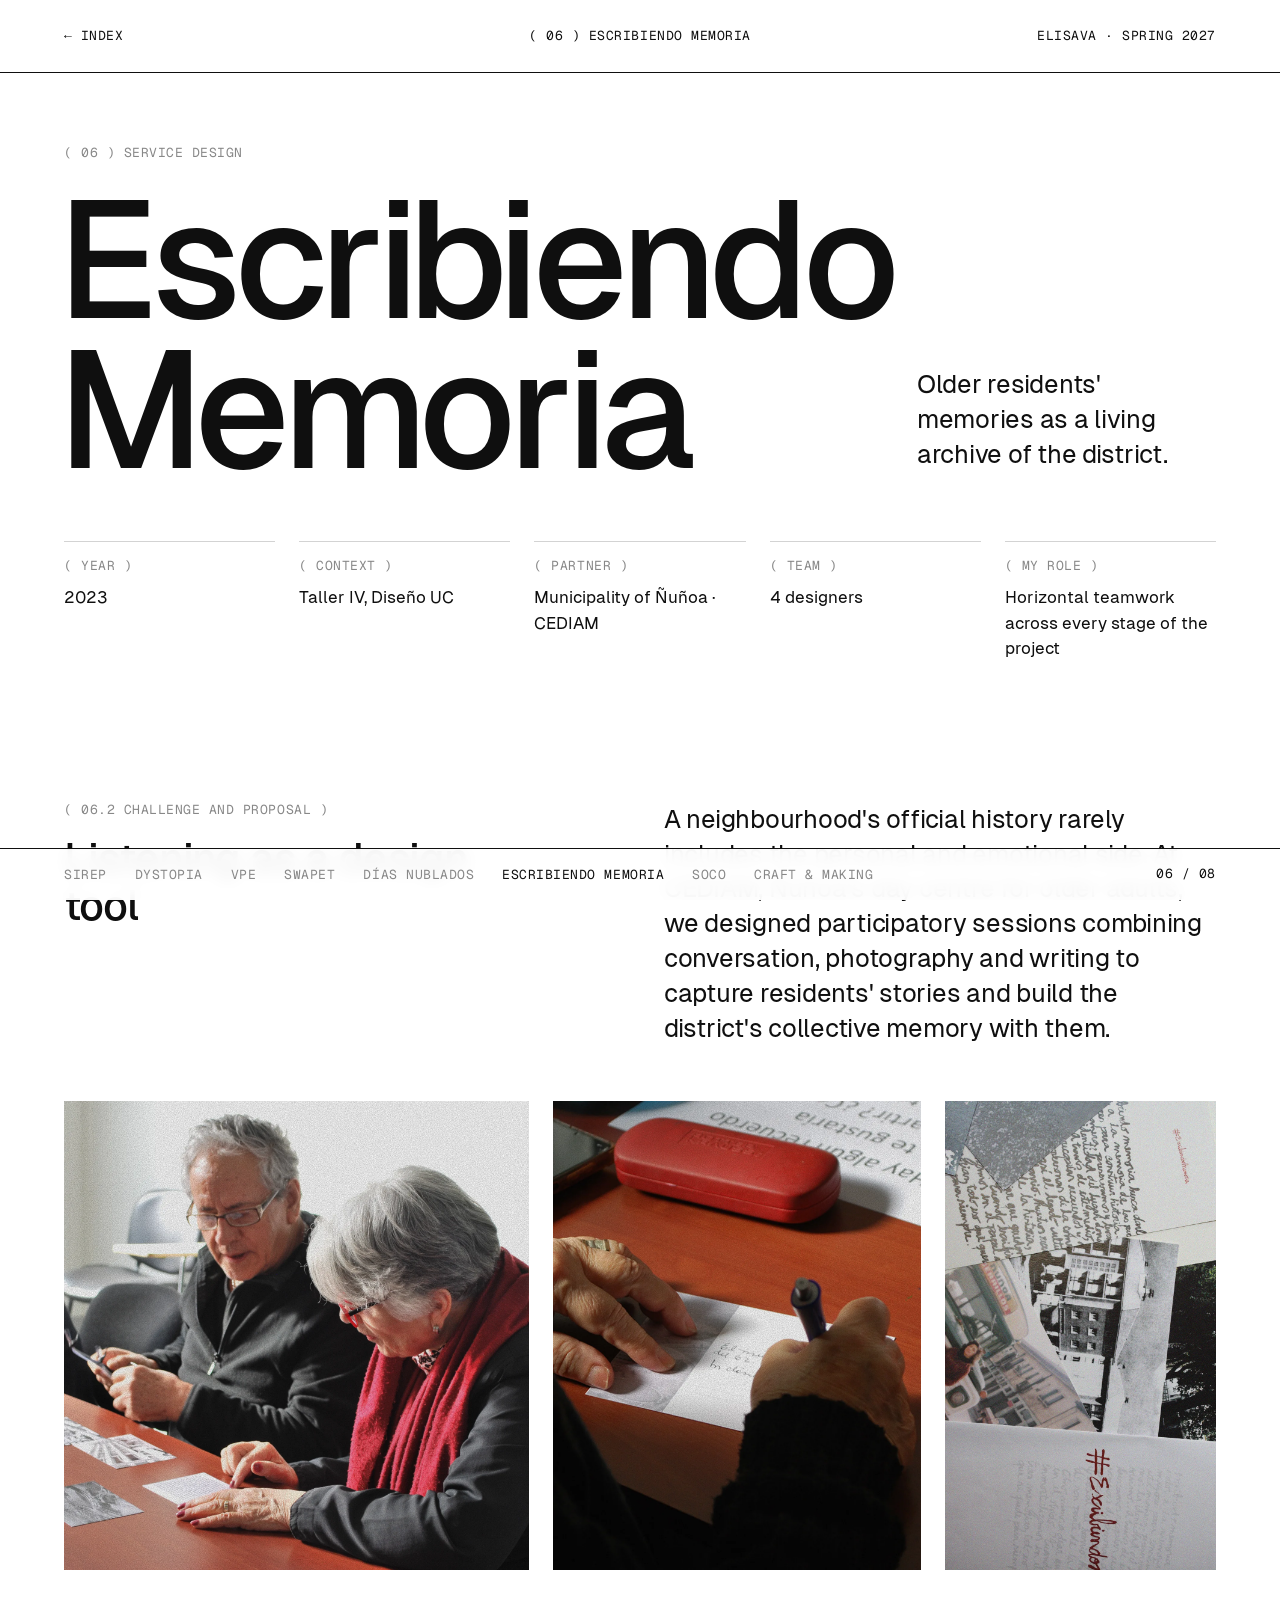
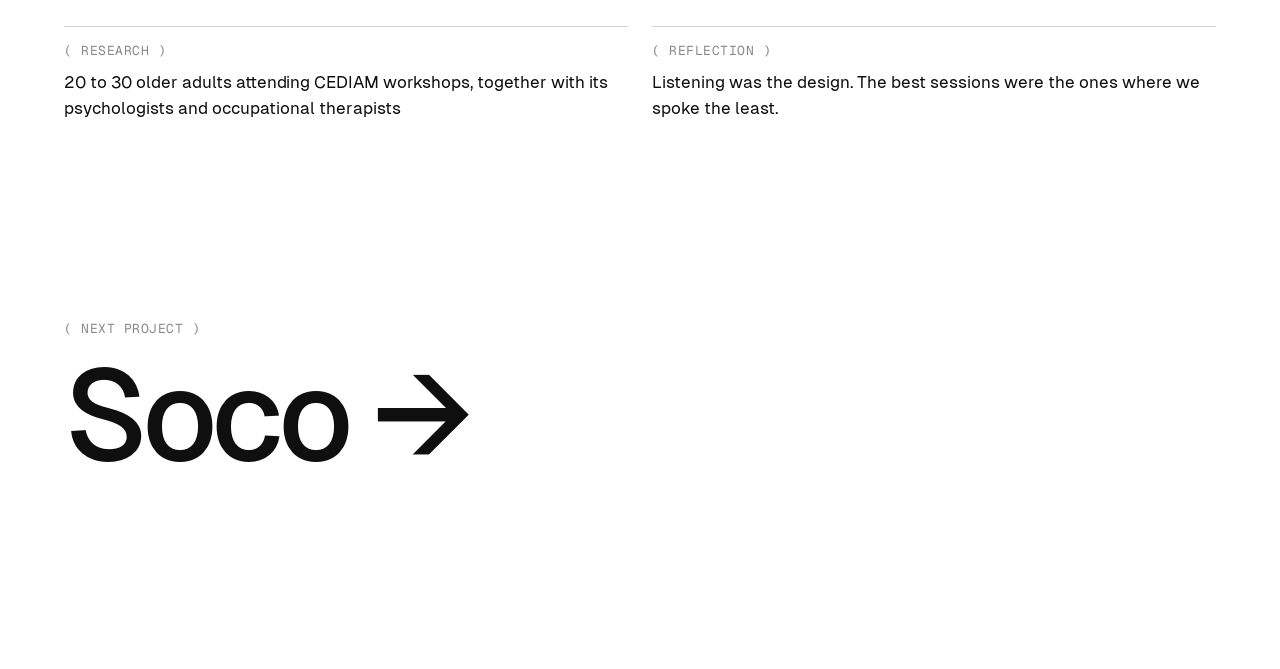
<file: escribiendo-memoria.html>
<!doctype html>
<html lang="en">
<head>
<meta charset="utf-8">
<meta name="viewport" content="width=device-width, initial-scale=1">
<title>Escribiendo Memoria · Rosa Astaburuaga</title>
<meta name="description" content="Older residents&#x27; memories as a living archive of the district.">
<meta property="og:title" content="Escribiendo Memoria · Rosa Astaburuaga">
<meta property="og:description" content="Older residents&#x27; memories as a living archive of the district.">
<meta property="og:image" content="img/sirep-hero.webp">
<link rel="icon" href="favicon.svg" type="image/svg+xml">
<link rel="preload" href="fonts/Geist-500.woff2" as="font" type="font/woff2" crossorigin>
<link rel="stylesheet" href="styles.css">
</head>
<body>
<a class="skip" href="#main">Skip to content</a>
<header class="top"><div class="wrap topin">
<a href="index.html" class="mono">← Index</a><span class="mono center">( 06 ) Escribiendo Memoria</span><span class="mono right">Elisava · Spring 2027</span>
</div></header>
<main id="main" class="wrap"><section class="opener">
<span class="mono muted">( 06 ) Service design</span>
<div class="ophead"><h1 class="display">Escribiendo Memoria</h1><p class="lead">Older residents&#x27; memories as a living archive of the district.</p></div>
</section><div class="specs" style="--n:5"><div class="spec"><span class="mono muted">( Year )</span><p>2023</p></div><div class="spec"><span class="mono muted">( Context )</span><p>Taller IV, Diseño UC</p></div><div class="spec"><span class="mono muted">( Partner )</span><p>Municipality of Ñuñoa · CEDIAM</p></div><div class="spec"><span class="mono muted">( Team )</span><p>4 designers</p></div><div class="spec"><span class="mono muted">( My role )</span><p>Horizontal teamwork across every stage of the project</p></div></div><section class="textrow">
<div class="tl"><span class="mono muted">( 06.2 Challenge and proposal )</span><h2>Listening as a design tool</h2></div>
<p class="lead">A neighbourhood&#x27;s official history rarely includes the personal and emotional side. At CEDIAM, Ñuñoa&#x27;s day centre for older adults, we designed participatory sessions combining conversation, photography and writing to capture residents&#x27; stories and build the district&#x27;s collective memory with them.</p>
</section><div class="row"><figure class="reveal" style="flex:0.9923 1 0"><img class="" src="img/memoria-1.webp" width="1548" height="1560" alt="Session at CEDIAM" loading="lazy" decoding="async"></figure><figure class="reveal" style="flex:0.7846 1 0"><img class="" src="img/memoria-2.webp" width="1224" height="1560" alt="Writing a memory" loading="lazy" decoding="async"></figure><figure class="reveal" style="flex:0.5769 1 0"><img class="" src="img/memoria-3.webp" width="900" height="1560" alt="Collected stories" loading="lazy" decoding="async"></figure></div><div class="specs notes" style="--n:2"><div class="spec"><span class="mono muted">( Research )</span><p>20 to 30 older adults attending CEDIAM workshops, together with its psychologists and occupational therapists</p></div><div class="spec"><span class="mono muted">( Reflection )</span><p>Listening was the design. The best sessions were the ones where we spoke the least.</p></div></div><a class="next" href="soco.html"><span class="mono muted">( Next project )</span><span class="display">Soco →</span></a></main><nav class="bar" aria-label="Projects"><div class="wrap barin">
<div class="barlist"><a href="sirep.html">SIREP</a><a href="dystopia.html">dystopia</a><a href="vpe.html">VPE</a><a href="swapet.html">SwaPet</a><a href="dias-nublados.html">Días Nublados</a><a href="escribiendo-memoria.html" aria-current="page">Escribiendo Memoria</a><a href="soco.html">Soco</a><a href="craft-and-making.html">Craft &amp; Making</a></div><span class="mono count">06 / 08</span>
</div></nav>
<script src="main.js" defer></script>
</body></html>
</file>
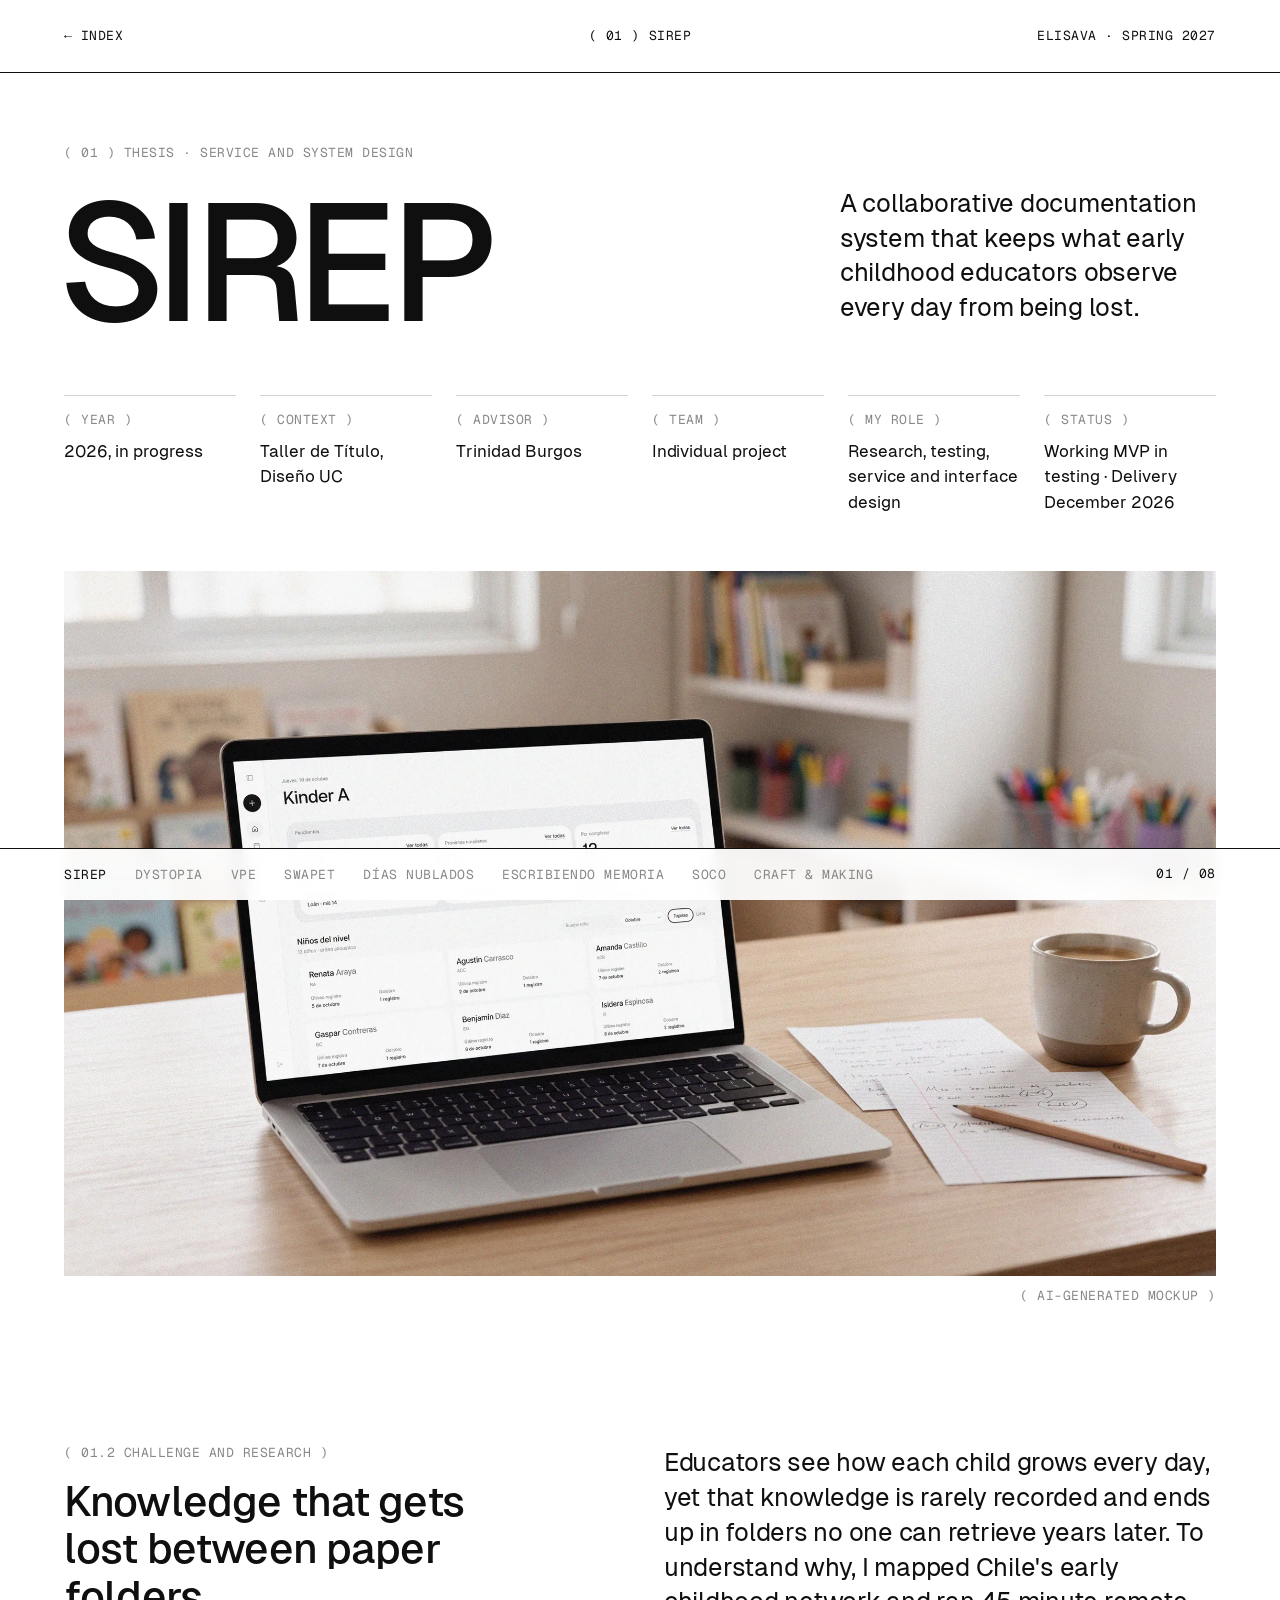
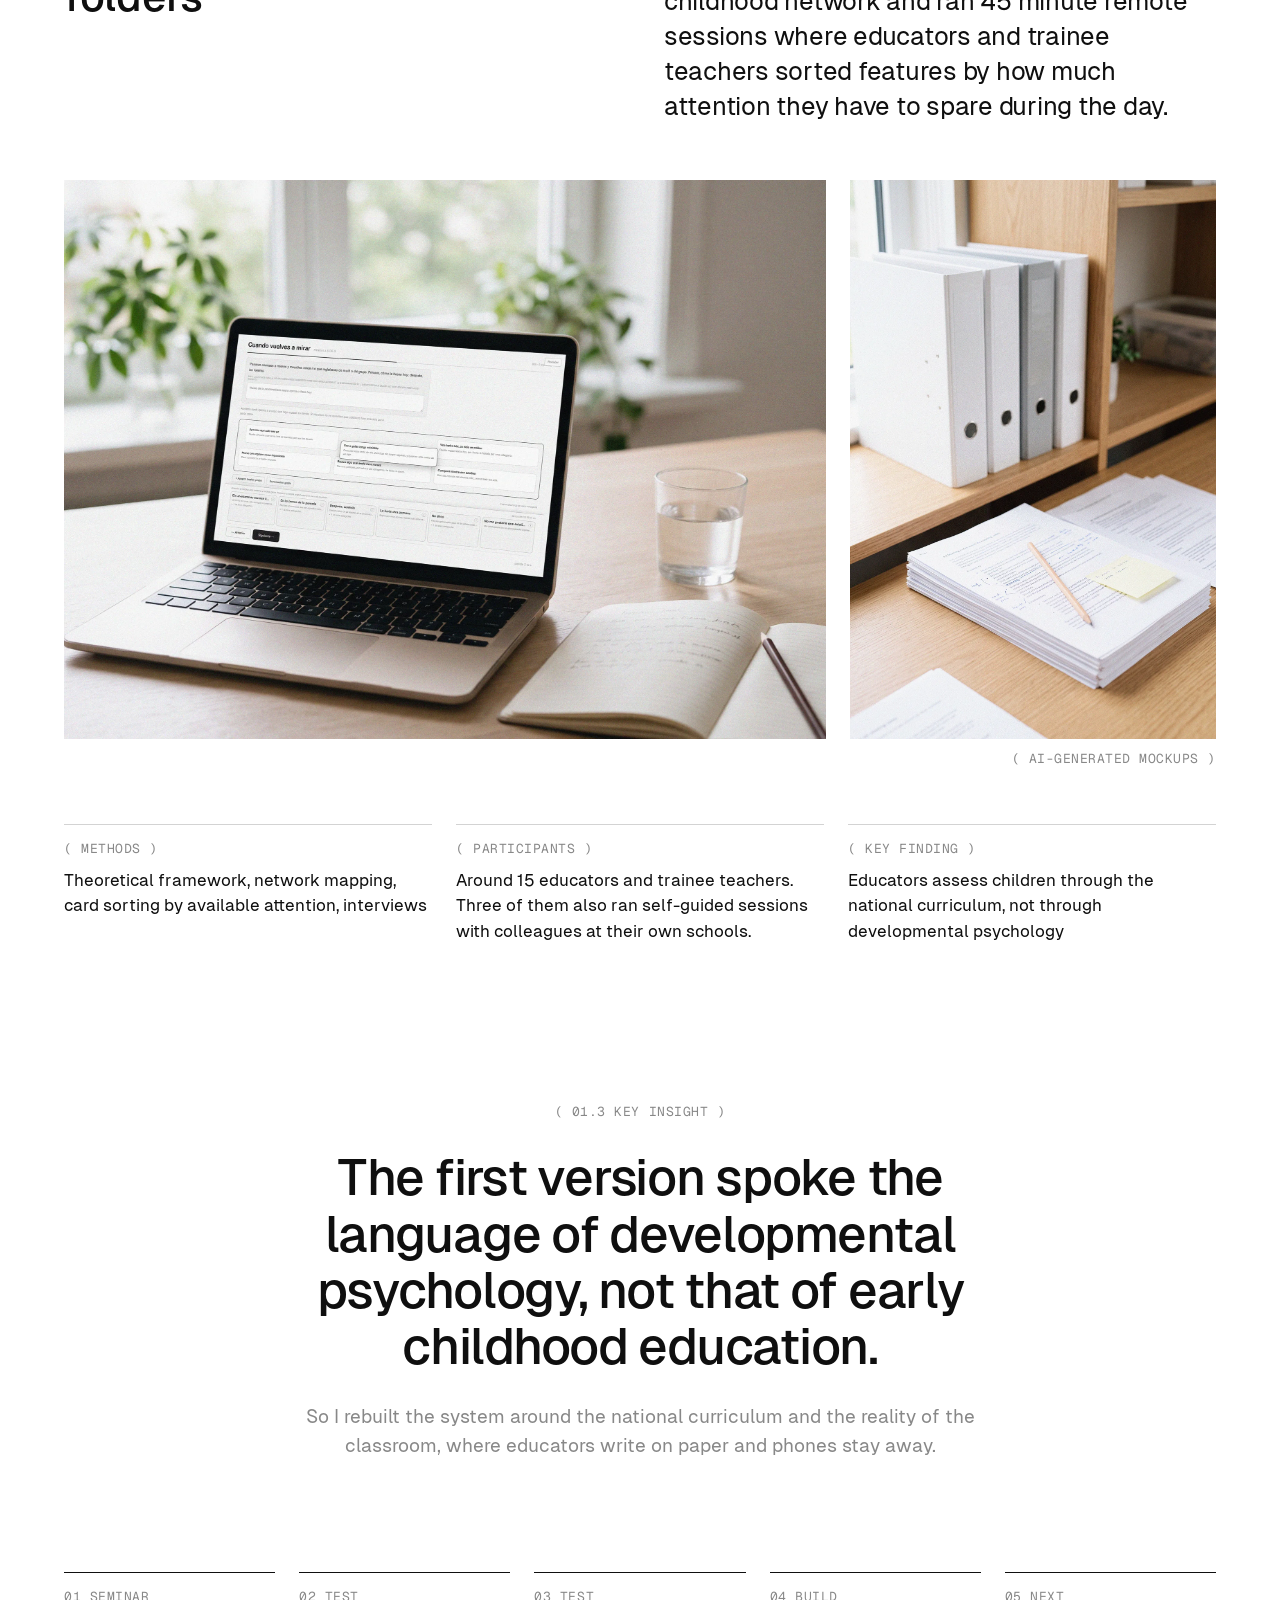
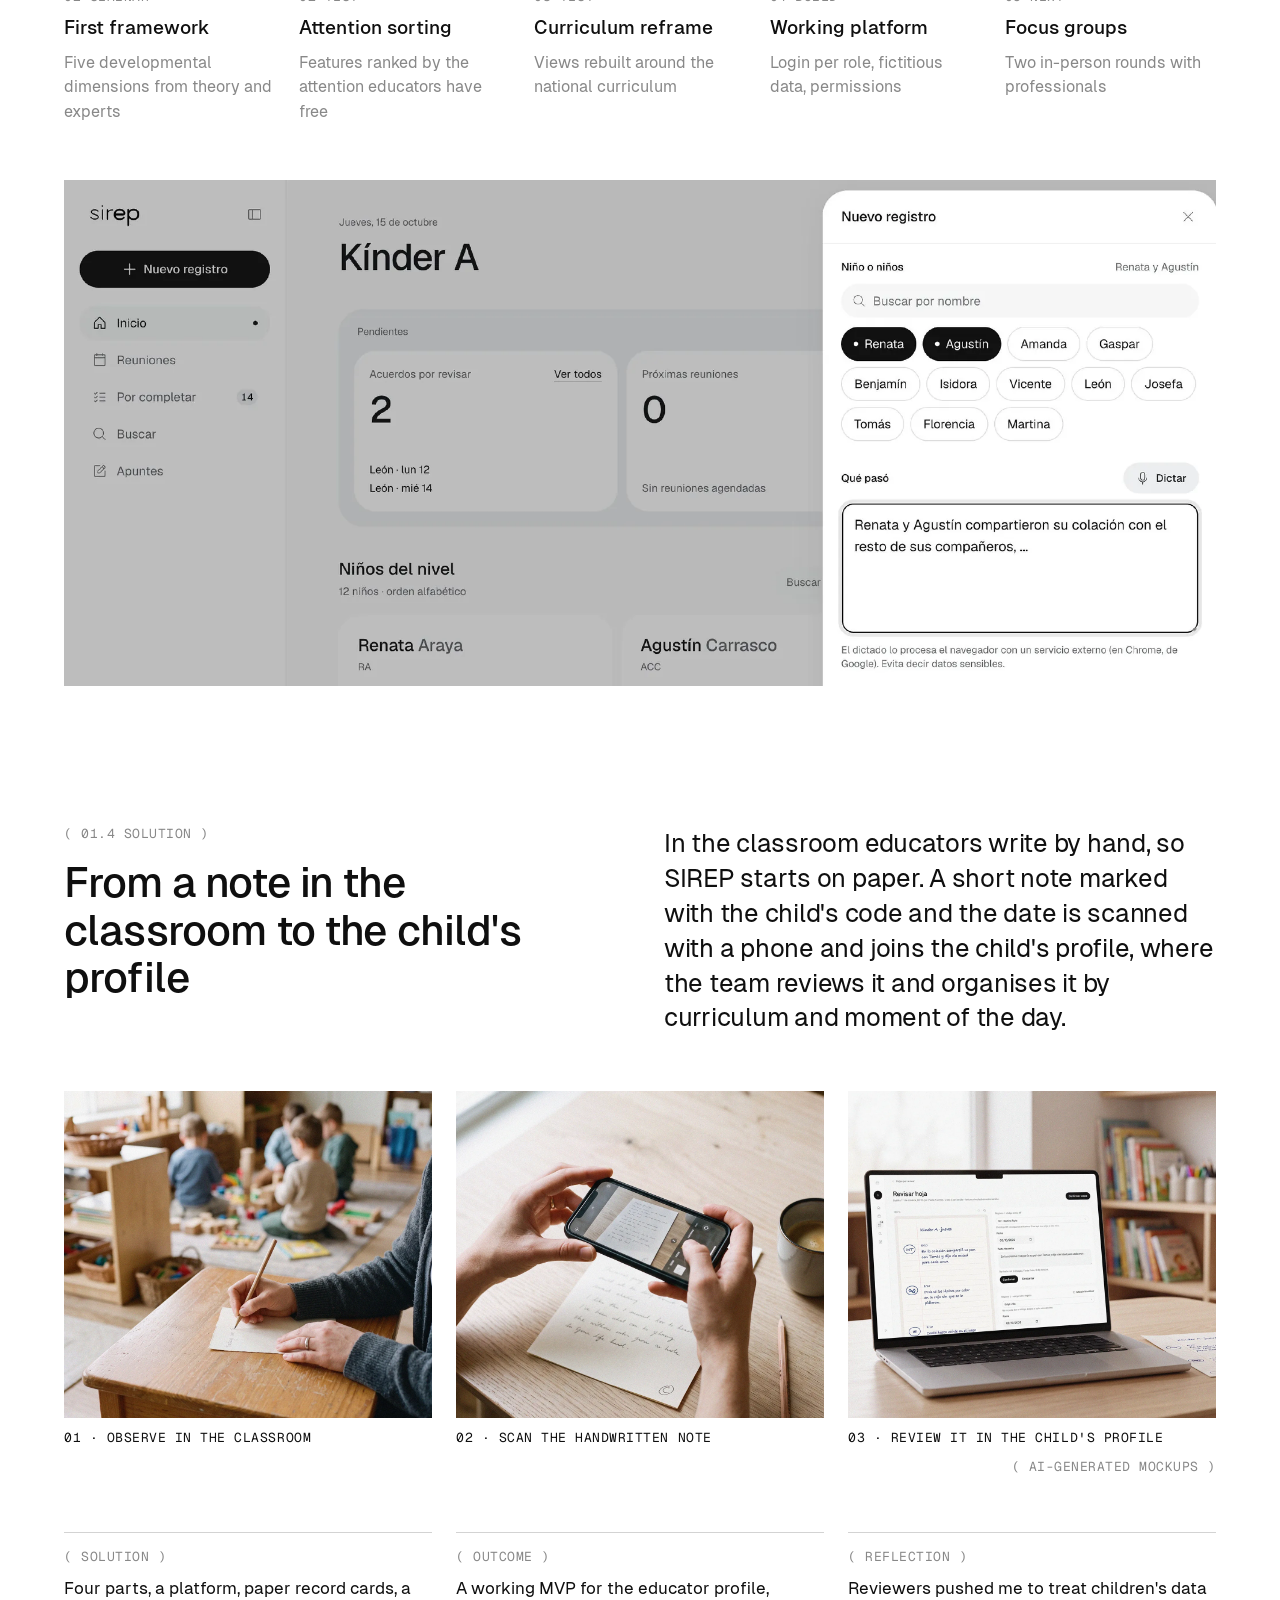
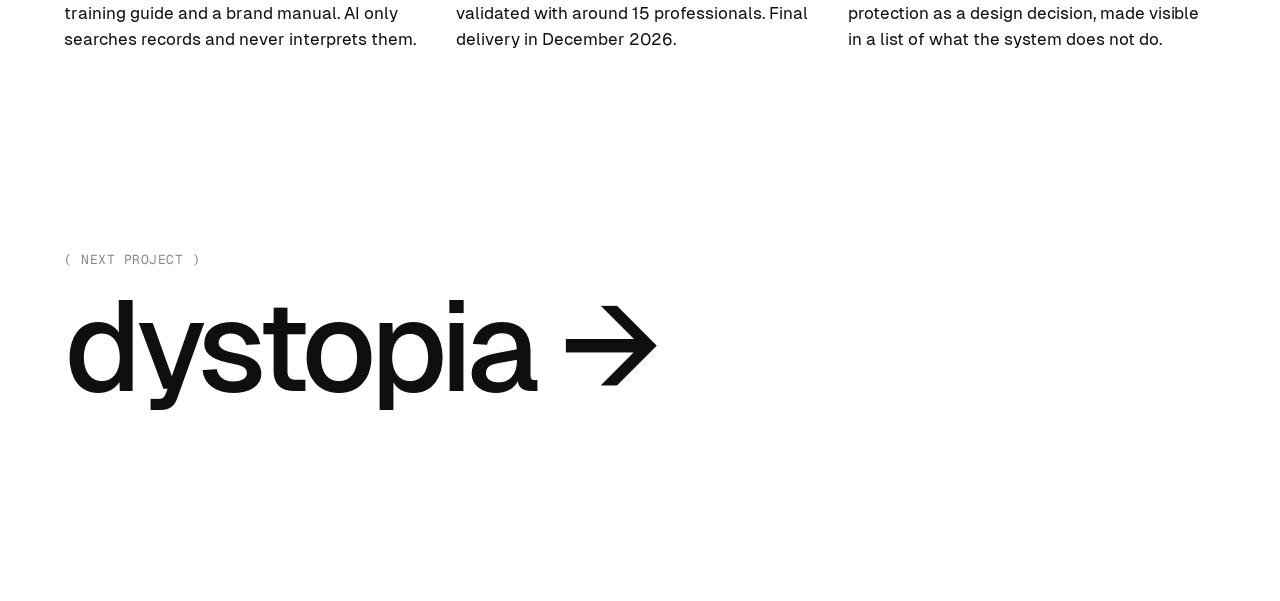
<file: sirep.html>
<!doctype html>
<html lang="en">
<head>
<meta charset="utf-8">
<meta name="viewport" content="width=device-width, initial-scale=1">
<title>SIREP · Rosa Astaburuaga</title>
<meta name="description" content="A collaborative documentation system that keeps what early childhood educators observe every day from being lost.">
<meta property="og:title" content="SIREP · Rosa Astaburuaga">
<meta property="og:description" content="A collaborative documentation system that keeps what early childhood educators observe every day from being lost.">
<meta property="og:image" content="img/sirep-hero.webp">
<link rel="icon" href="favicon.svg" type="image/svg+xml">
<link rel="preload" href="fonts/Geist-500.woff2" as="font" type="font/woff2" crossorigin>
<link rel="stylesheet" href="styles.css">
</head>
<body>
<a class="skip" href="#main">Skip to content</a>
<header class="top"><div class="wrap topin">
<a href="index.html" class="mono">← Index</a><span class="mono center">( 01 ) SIREP</span><span class="mono right">Elisava · Spring 2027</span>
</div></header>
<main id="main" class="wrap"><section class="opener">
<span class="mono muted">( 01 ) Thesis · Service and system design</span>
<div class="ophead"><h1 class="display">SIREP</h1><p class="lead">A collaborative documentation system that keeps what early childhood educators observe every day from being lost.</p></div>
</section><div class="specs" style="--n:6"><div class="spec"><span class="mono muted">( Year )</span><p>2026, in progress</p></div><div class="spec"><span class="mono muted">( Context )</span><p>Taller de Título, Diseño UC</p></div><div class="spec"><span class="mono muted">( Advisor )</span><p>Trinidad Burgos</p></div><div class="spec"><span class="mono muted">( Team )</span><p>Individual project</p></div><div class="spec"><span class="mono muted">( My role )</span><p>Research, testing, service and interface design</p></div><div class="spec"><span class="mono muted">( Status )</span><p>Working MVP in testing · Delivery December 2026</p></div></div><figure class="hero"><img class="" src="img/sirep-hero.webp" width="2200" height="1346" alt="Laptop showing the SIREP class overview" fetchpriority="high" decoding="async"></figure><p class="mono muted ai">( AI-generated mockup )</p><section class="textrow">
<div class="tl"><span class="mono muted">( 01.2 Challenge and research )</span><h2>Knowledge that gets lost between paper folders</h2></div>
<p class="lead">Educators see how each child grows every day, yet that knowledge is rarely recorded and ends up in folders no one can retrieve years later. To understand why, I mapped Chile&#x27;s early childhood network and ran 45 minute remote sessions where educators and trainee teachers sorted features by how much attention they have to spare during the day.</p>
</section><div class="row"><figure class="reveal" style="flex:1.3622 1 0"><img class="" src="img/sirep-research-1.webp" width="2200" height="1615" alt="Remote testing session on the attention sorting platform" loading="lazy" decoding="async"></figure><figure class="reveal" style="flex:0.6533 1 0"><img class="" src="img/sirep-research-2.webp" width="1221" height="1869" alt="Printed notes and paper folders" loading="lazy" decoding="async"></figure></div><p class="mono muted ai">( AI-generated mockups )</p><div class="specs notes" style="--n:3"><div class="spec"><span class="mono muted">( Methods )</span><p>Theoretical framework, network mapping, card sorting by available attention, interviews</p></div><div class="spec"><span class="mono muted">( Participants )</span><p>Around 15 educators and trainee teachers. Three of them also ran self-guided sessions with colleagues at their own schools.</p></div><div class="spec"><span class="mono muted">( Key finding )</span><p>Educators assess children through the national curriculum, not through developmental psychology</p></div></div><section class="quote reveal"><span class="mono muted">( 01.3 Key insight )</span>
<blockquote>The first version spoke the language of developmental psychology, not that of early childhood education.</blockquote><p class="muted">So I rebuilt the system around the national curriculum and the reality of the classroom, where educators write on paper and phones stay away.</p></section><ol class="steps"><li><span class="mono muted">01 Seminar</span><strong>First framework</strong><span class="muted">Five developmental dimensions from theory and experts</span></li><li><span class="mono muted">02 Test</span><strong>Attention sorting</strong><span class="muted">Features ranked by the attention educators have free</span></li><li><span class="mono muted">03 Test</span><strong>Curriculum reframe</strong><span class="muted">Views rebuilt around the national curriculum</span></li><li><span class="mono muted">04 Build</span><strong>Working platform</strong><span class="muted">Login per role, fictitious data, permissions</span></li><li><span class="mono muted">05 Next</span><strong>Focus groups</strong><span class="muted">Two in-person rounds with professionals</span></li></ol><div class="row"><figure class="reveal" style="flex:2.2753 1 0"><img class="" src="img/sirep-screen.webp" width="2000" height="879" alt="SIREP interface, new record panel" loading="lazy" decoding="async"></figure></div><section class="textrow">
<div class="tl"><span class="mono muted">( 01.4 Solution )</span><h2>From a note in the classroom to the child&#x27;s profile</h2></div>
<p class="lead">In the classroom educators write by hand, so SIREP starts on paper. A short note marked with the child&#x27;s code and the date is scanned with a phone and joins the child&#x27;s profile, where the team reviews it and organises it by curriculum and moment of the day.</p>
</section><div class="seq"><figure class="reveal"><img class="" src="img/sirep-seq-1.webp" width="1224" height="1080" alt="01 · Observe in the classroom" loading="lazy" decoding="async"><figcaption class="mono">01 · Observe in the classroom</figcaption></figure><figure class="reveal"><img class="" src="img/sirep-seq-2.webp" width="1224" height="1086" alt="02 · Scan the handwritten note" loading="lazy" decoding="async"><figcaption class="mono">02 · Scan the handwritten note</figcaption></figure><figure class="reveal"><img class="" src="img/sirep-seq-3.webp" width="1224" height="1086" alt="03 · Review it in the child&#x27;s profile" loading="lazy" decoding="async"><figcaption class="mono">03 · Review it in the child&#x27;s profile</figcaption></figure></div><p class="mono muted ai">( AI-generated mockups )</p><div class="specs notes" style="--n:3"><div class="spec"><span class="mono muted">( Solution )</span><p>Four parts, a platform, paper record cards, a training guide and a brand manual. AI only searches records and never interprets them.</p></div><div class="spec"><span class="mono muted">( Outcome )</span><p>A working MVP for the educator profile, validated with around 15 professionals. Final delivery in December 2026.</p></div><div class="spec"><span class="mono muted">( Reflection )</span><p>Reviewers pushed me to treat children&#x27;s data protection as a design decision, made visible in a list of what the system does not do.</p></div></div><a class="next" href="dystopia.html"><span class="mono muted">( Next project )</span><span class="display">dystopia →</span></a></main><nav class="bar" aria-label="Projects"><div class="wrap barin">
<div class="barlist"><a href="sirep.html" aria-current="page">SIREP</a><a href="dystopia.html">dystopia</a><a href="vpe.html">VPE</a><a href="swapet.html">SwaPet</a><a href="dias-nublados.html">Días Nublados</a><a href="escribiendo-memoria.html">Escribiendo Memoria</a><a href="soco.html">Soco</a><a href="craft-and-making.html">Craft &amp; Making</a></div><span class="mono count">01 / 08</span>
</div></nav>
<script src="main.js" defer></script>
</body></html>
</file>
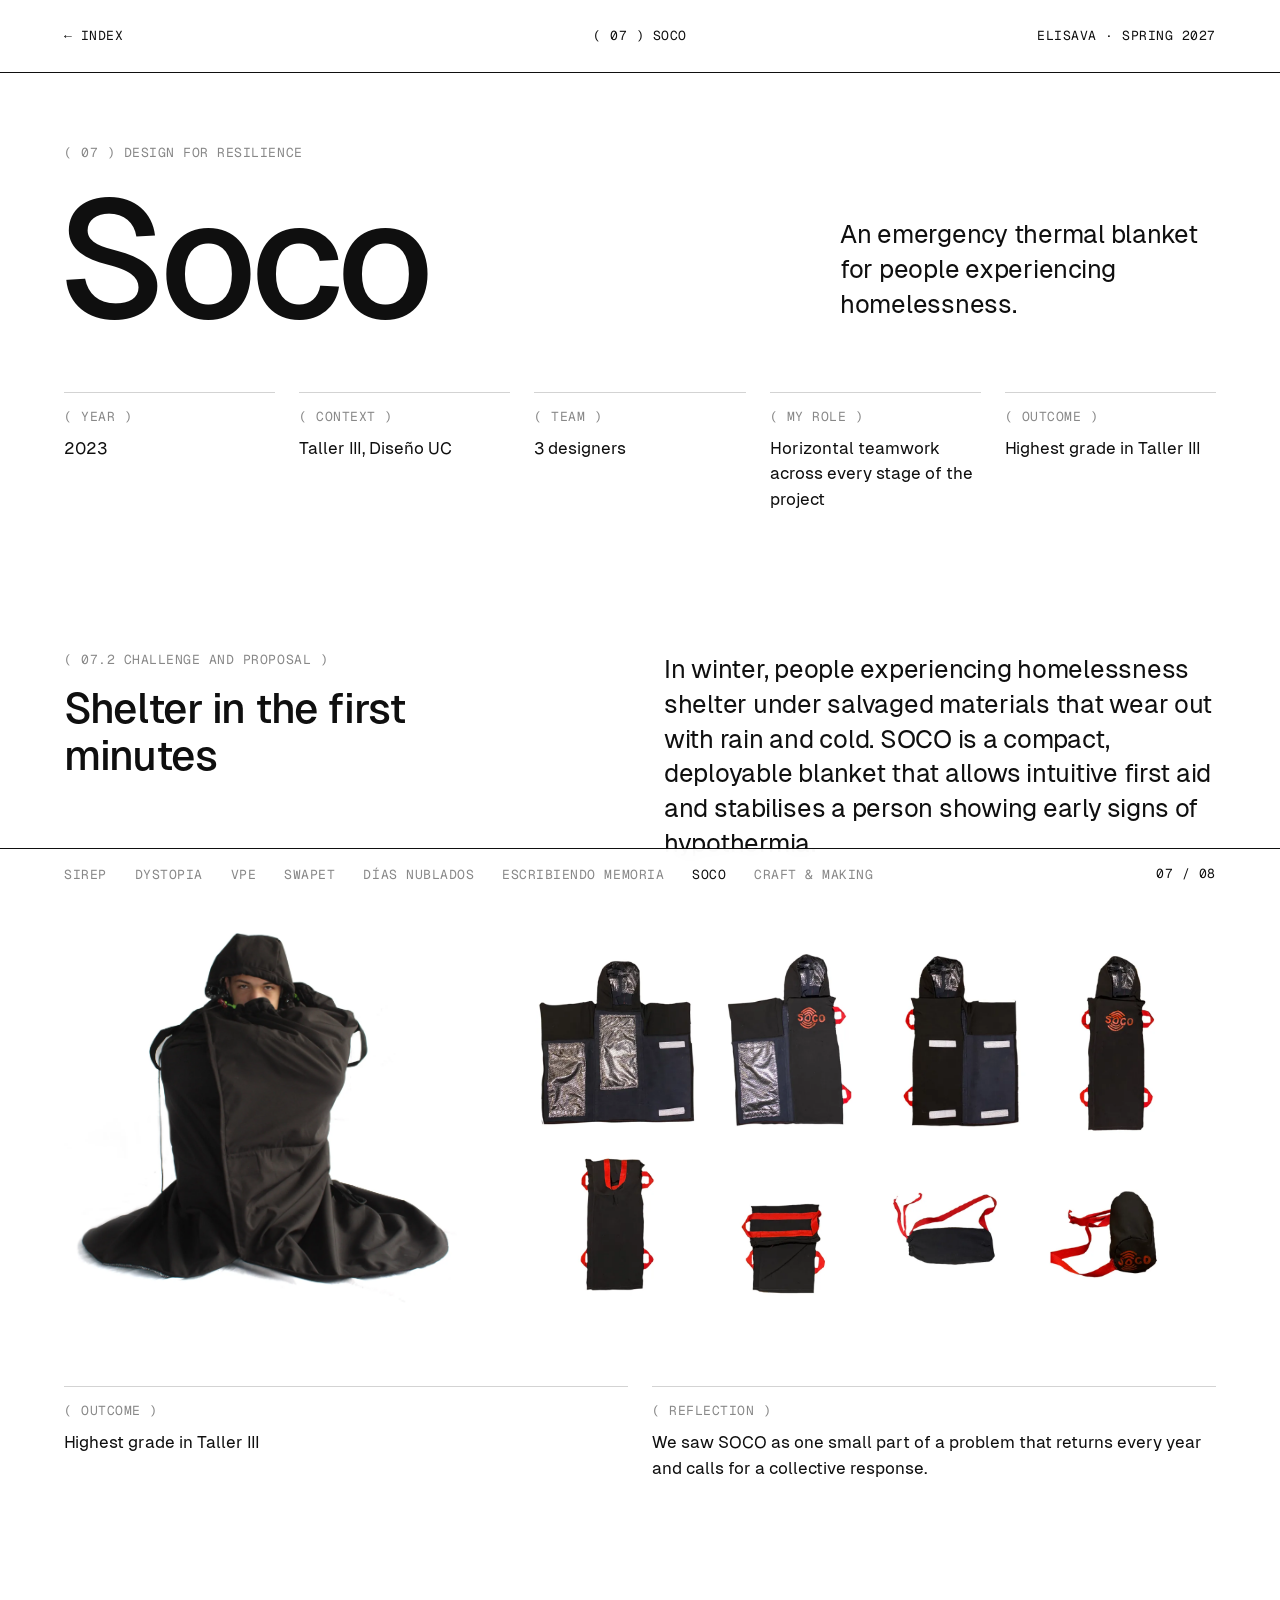
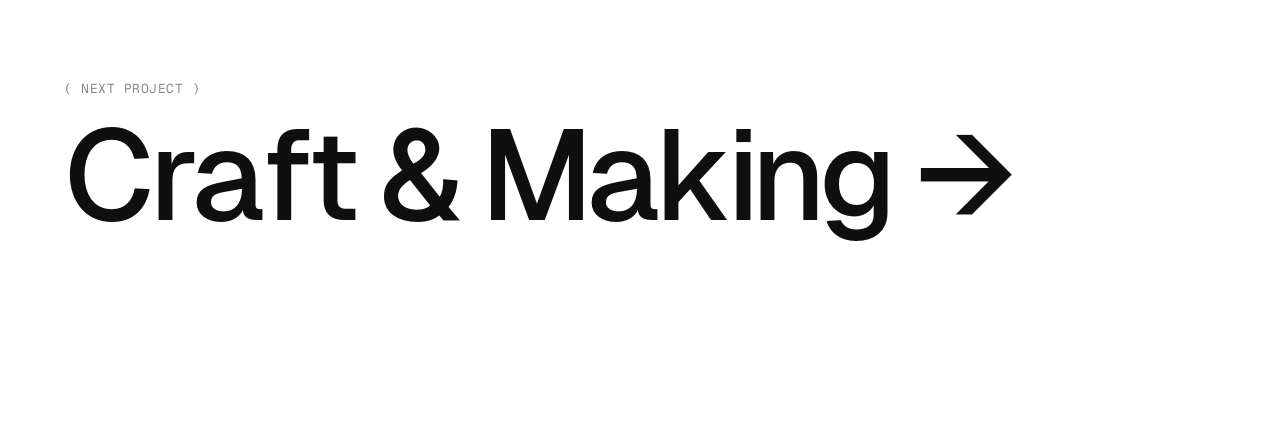
<file: soco.html>
<!doctype html>
<html lang="en">
<head>
<meta charset="utf-8">
<meta name="viewport" content="width=device-width, initial-scale=1">
<title>Soco · Rosa Astaburuaga</title>
<meta name="description" content="An emergency thermal blanket for people experiencing homelessness.">
<meta property="og:title" content="Soco · Rosa Astaburuaga">
<meta property="og:description" content="An emergency thermal blanket for people experiencing homelessness.">
<meta property="og:image" content="img/sirep-hero.webp">
<link rel="icon" href="favicon.svg" type="image/svg+xml">
<link rel="preload" href="fonts/Geist-500.woff2" as="font" type="font/woff2" crossorigin>
<link rel="stylesheet" href="styles.css">
</head>
<body>
<a class="skip" href="#main">Skip to content</a>
<header class="top"><div class="wrap topin">
<a href="index.html" class="mono">← Index</a><span class="mono center">( 07 ) Soco</span><span class="mono right">Elisava · Spring 2027</span>
</div></header>
<main id="main" class="wrap"><section class="opener">
<span class="mono muted">( 07 ) Design for resilience</span>
<div class="ophead"><h1 class="display">Soco</h1><p class="lead">An emergency thermal blanket for people experiencing homelessness.</p></div>
</section><div class="specs" style="--n:5"><div class="spec"><span class="mono muted">( Year )</span><p>2023</p></div><div class="spec"><span class="mono muted">( Context )</span><p>Taller III, Diseño UC</p></div><div class="spec"><span class="mono muted">( Team )</span><p>3 designers</p></div><div class="spec"><span class="mono muted">( My role )</span><p>Horizontal teamwork across every stage of the project</p></div><div class="spec"><span class="mono muted">( Outcome )</span><p>Highest grade in Taller III</p></div></div><section class="textrow">
<div class="tl"><span class="mono muted">( 07.2 Challenge and proposal )</span><h2>Shelter in the first minutes</h2></div>
<p class="lead">In winter, people experiencing homelessness shelter under salvaged materials that wear out with rain and cold. SOCO is a compact, deployable blanket that allows intuitive first aid and stabilises a person showing early signs of hypothermia.</p>
</section><div class="row"><figure class="reveal" style="flex:0.9502 1 0"><img class="" src="img/soco-1.webp" width="1773" height="1866" alt="SOCO deployed" loading="lazy" decoding="async"></figure><figure class="reveal" style="flex:1.7778 1 0"><img class="" src="img/soco-2.webp" width="2112" height="1188" alt="SOCO from folded to deployed" loading="lazy" decoding="async"></figure></div><div class="specs notes" style="--n:2"><div class="spec"><span class="mono muted">( Outcome )</span><p>Highest grade in Taller III</p></div><div class="spec"><span class="mono muted">( Reflection )</span><p>We saw SOCO as one small part of a problem that returns every year and calls for a collective response.</p></div></div><a class="next" href="craft-and-making.html"><span class="mono muted">( Next project )</span><span class="display">Craft &amp; Making →</span></a></main><nav class="bar" aria-label="Projects"><div class="wrap barin">
<div class="barlist"><a href="sirep.html">SIREP</a><a href="dystopia.html">dystopia</a><a href="vpe.html">VPE</a><a href="swapet.html">SwaPet</a><a href="dias-nublados.html">Días Nublados</a><a href="escribiendo-memoria.html">Escribiendo Memoria</a><a href="soco.html" aria-current="page">Soco</a><a href="craft-and-making.html">Craft &amp; Making</a></div><span class="mono count">07 / 08</span>
</div></nav>
<script src="main.js" defer></script>
</body></html>
</file>
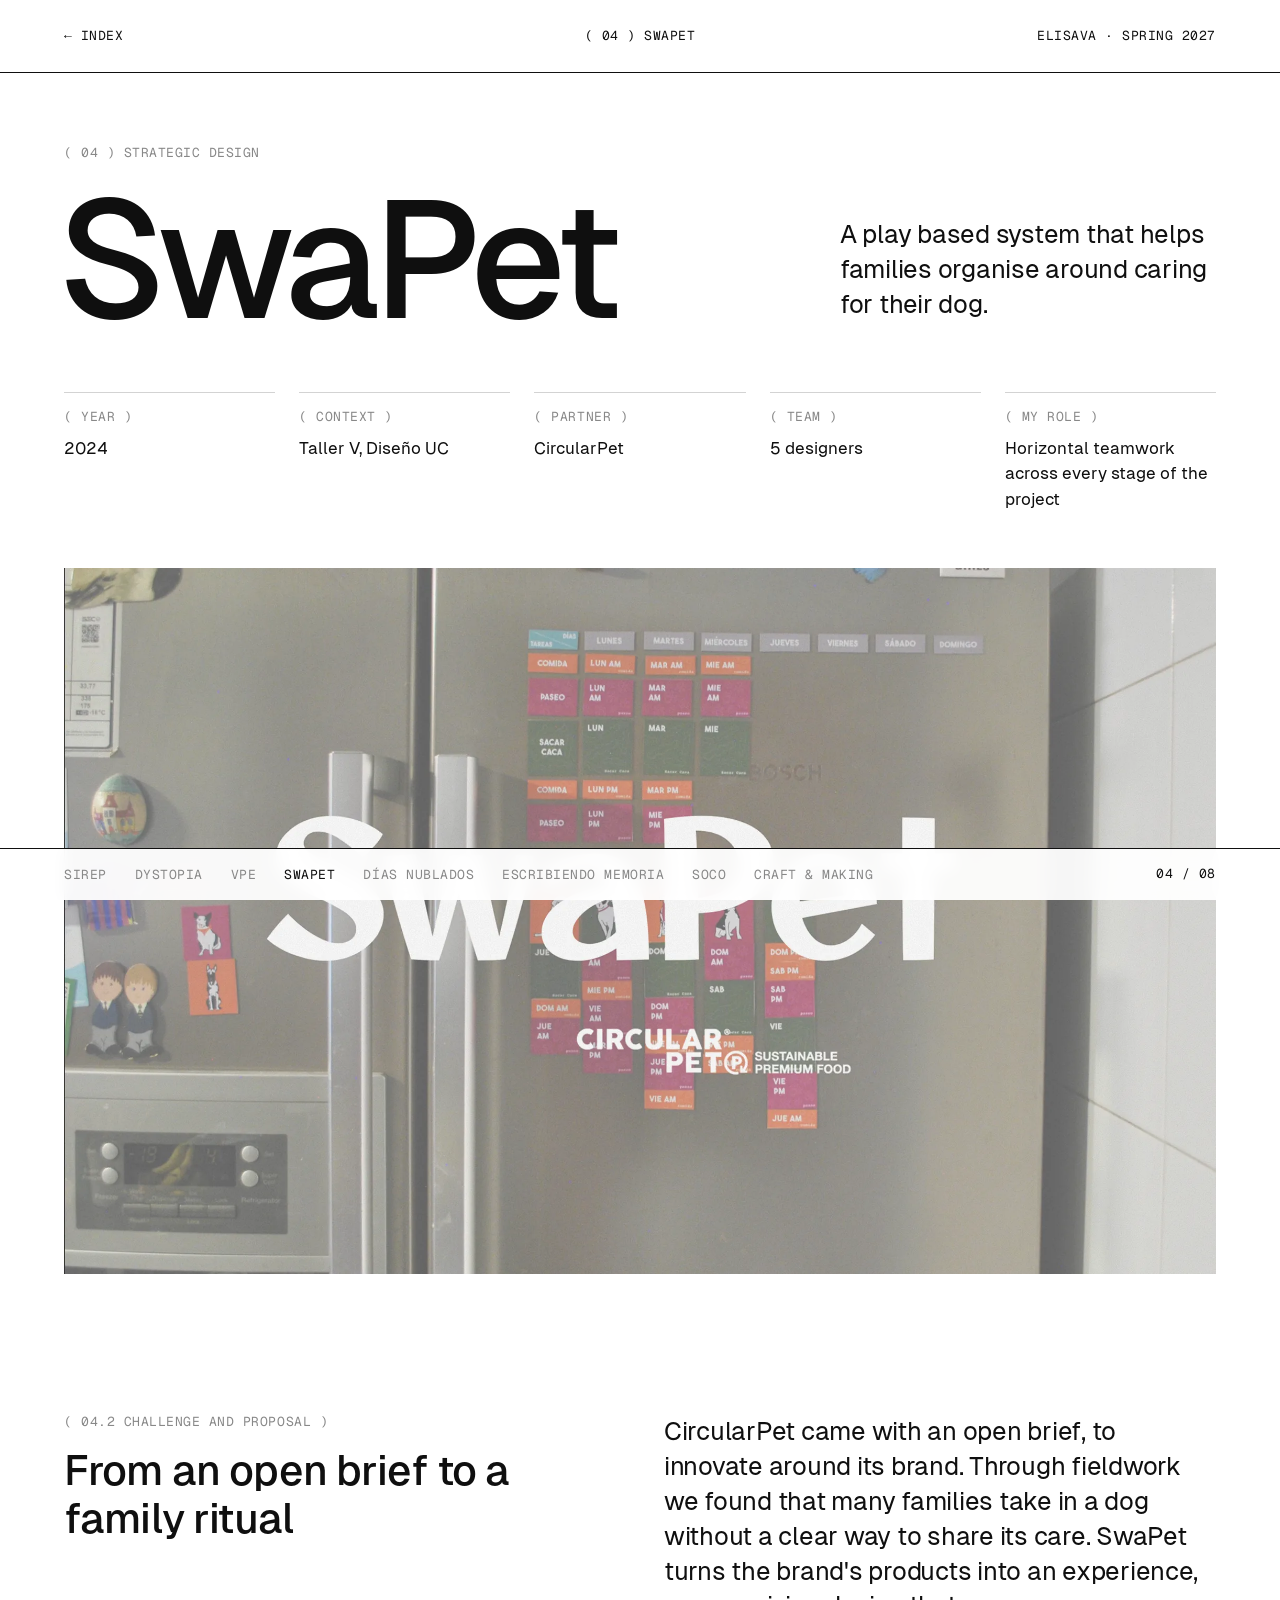
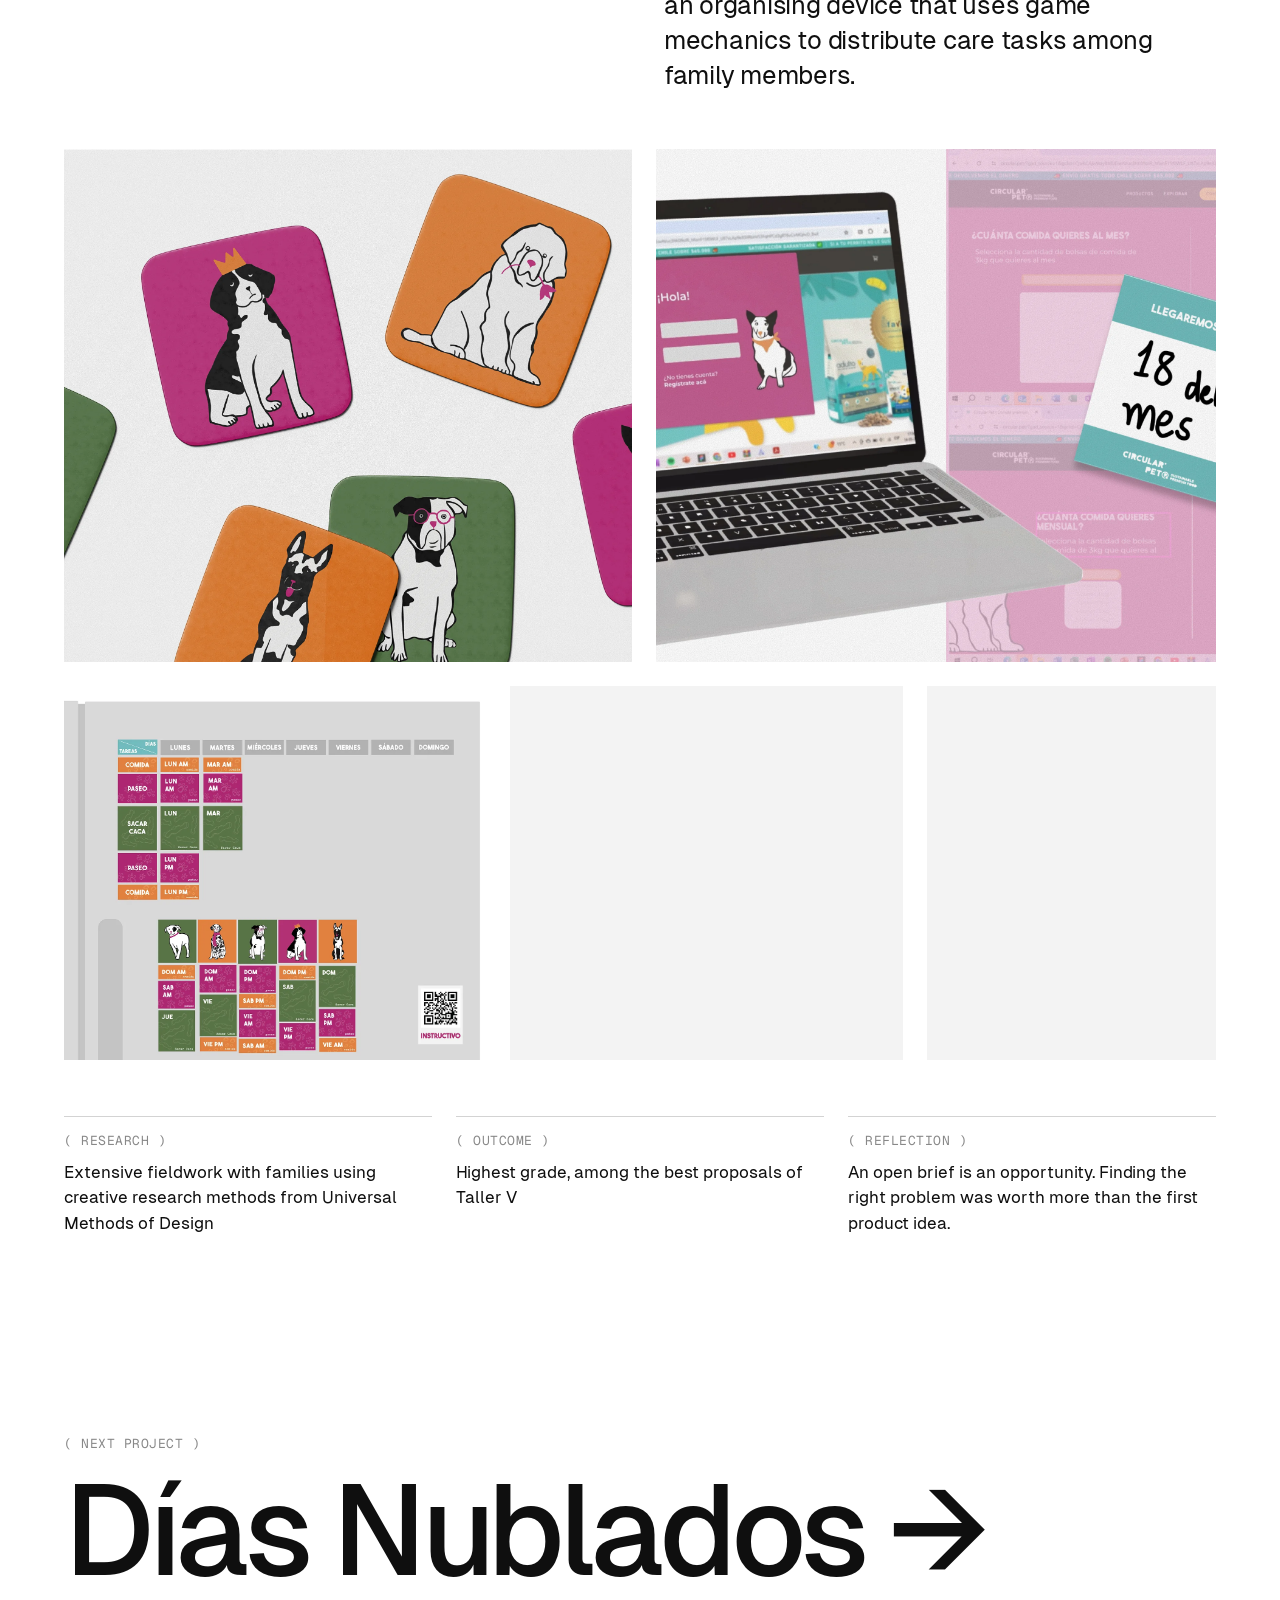
<file: swapet.html>
<!doctype html>
<html lang="en">
<head>
<meta charset="utf-8">
<meta name="viewport" content="width=device-width, initial-scale=1">
<title>SwaPet · Rosa Astaburuaga</title>
<meta name="description" content="A play based system that helps families organise around caring for their dog.">
<meta property="og:title" content="SwaPet · Rosa Astaburuaga">
<meta property="og:description" content="A play based system that helps families organise around caring for their dog.">
<meta property="og:image" content="img/sirep-hero.webp">
<link rel="icon" href="favicon.svg" type="image/svg+xml">
<link rel="preload" href="fonts/Geist-500.woff2" as="font" type="font/woff2" crossorigin>
<link rel="stylesheet" href="styles.css">
</head>
<body>
<a class="skip" href="#main">Skip to content</a>
<header class="top"><div class="wrap topin">
<a href="index.html" class="mono">← Index</a><span class="mono center">( 04 ) SwaPet</span><span class="mono right">Elisava · Spring 2027</span>
</div></header>
<main id="main" class="wrap"><section class="opener">
<span class="mono muted">( 04 ) Strategic design</span>
<div class="ophead"><h1 class="display">SwaPet</h1><p class="lead">A play based system that helps families organise around caring for their dog.</p></div>
</section><div class="specs" style="--n:5"><div class="spec"><span class="mono muted">( Year )</span><p>2024</p></div><div class="spec"><span class="mono muted">( Context )</span><p>Taller V, Diseño UC</p></div><div class="spec"><span class="mono muted">( Partner )</span><p>CircularPet</p></div><div class="spec"><span class="mono muted">( Team )</span><p>5 designers</p></div><div class="spec"><span class="mono muted">( My role )</span><p>Horizontal teamwork across every stage of the project</p></div></div><figure class="hero"><img class="" src="img/swapet-hero.webp" width="2200" height="1349" alt="SwaPet board on a fridge" fetchpriority="high" decoding="async"></figure><section class="textrow">
<div class="tl"><span class="mono muted">( 04.2 Challenge and proposal )</span><h2>From an open brief to a family ritual</h2></div>
<p class="lead">CircularPet came with an open brief, to innovate around its brand. Through fieldwork we found that many families take in a dog without a clear way to share its care. SwaPet turns the brand&#x27;s products into an experience, an organising device that uses game mechanics to distribute care tasks among family members.</p>
</section><div class="row"><figure class="reveal" style="flex:1.1066 1 0"><img class="" src="img/swapet-1.webp" width="1869" height="1689" alt="SwaPet magnetic tokens" loading="lazy" decoding="async"></figure><figure class="reveal" style="flex:1.0925 1 0"><img class="" src="img/swapet-2.webp" width="1842" height="1686" alt="SwaPet web and calendar" loading="lazy" decoding="async"></figure></div><div class="row"><figure class="reveal" style="flex:1.1279 1 0"><img class="" src="img/swapet-3.webp" width="1296" height="1149" alt="Board system and app" loading="lazy" decoding="async"></figure><figure class="reveal" style="flex:1.0516 1 0"><img class="" src="img/swapet-4.webp" width="1264" height="1202" alt="Full set of pieces" loading="lazy" decoding="async"></figure><figure class="reveal" style="flex:0.7730 1 0"><img class="" src="img/swapet-5.webp" width="981" height="1269" alt="SwaPet packaging" loading="lazy" decoding="async"></figure></div><div class="specs notes" style="--n:3"><div class="spec"><span class="mono muted">( Research )</span><p>Extensive fieldwork with families using creative research methods from Universal Methods of Design</p></div><div class="spec"><span class="mono muted">( Outcome )</span><p>Highest grade, among the best proposals of Taller V</p></div><div class="spec"><span class="mono muted">( Reflection )</span><p>An open brief is an opportunity. Finding the right problem was worth more than the first product idea.</p></div></div><a class="next" href="dias-nublados.html"><span class="mono muted">( Next project )</span><span class="display">Días Nublados →</span></a></main><nav class="bar" aria-label="Projects"><div class="wrap barin">
<div class="barlist"><a href="sirep.html">SIREP</a><a href="dystopia.html">dystopia</a><a href="vpe.html">VPE</a><a href="swapet.html" aria-current="page">SwaPet</a><a href="dias-nublados.html">Días Nublados</a><a href="escribiendo-memoria.html">Escribiendo Memoria</a><a href="soco.html">Soco</a><a href="craft-and-making.html">Craft &amp; Making</a></div><span class="mono count">04 / 08</span>
</div></nav>
<script src="main.js" defer></script>
</body></html>
</file>
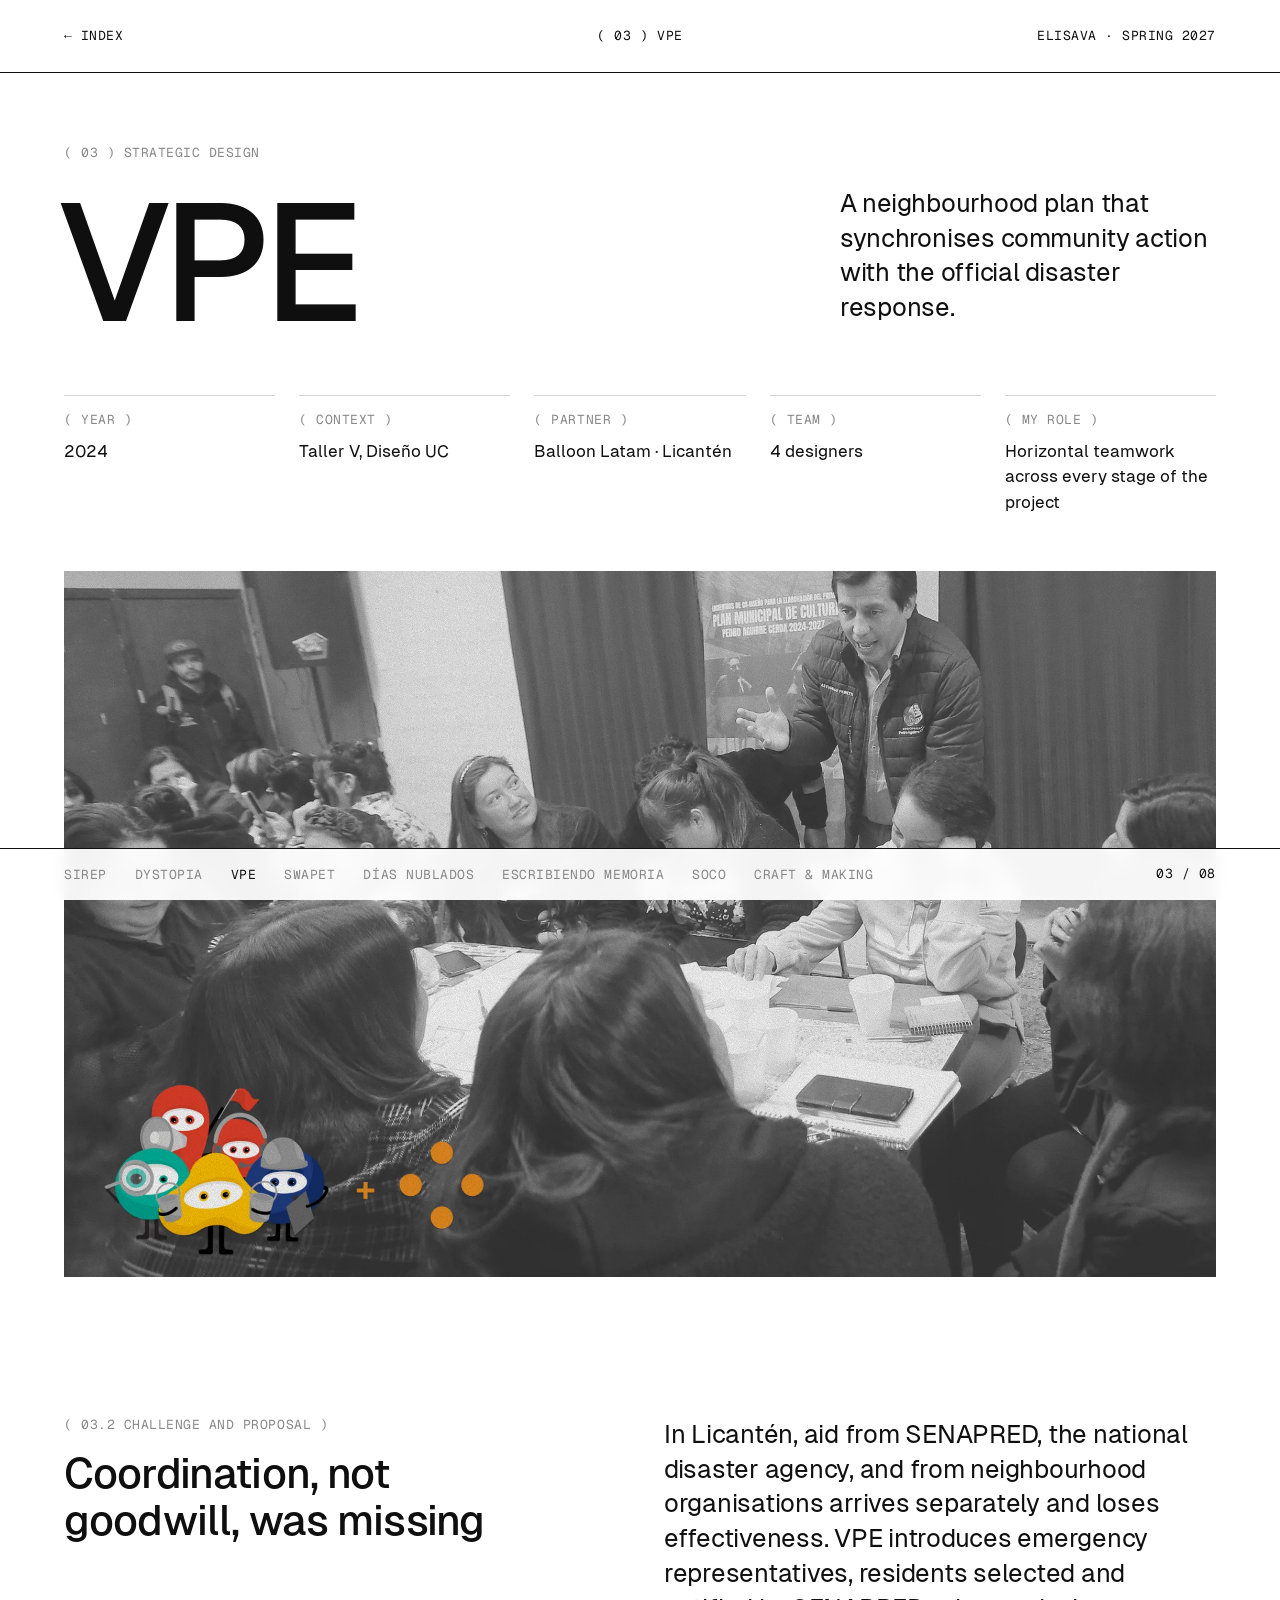
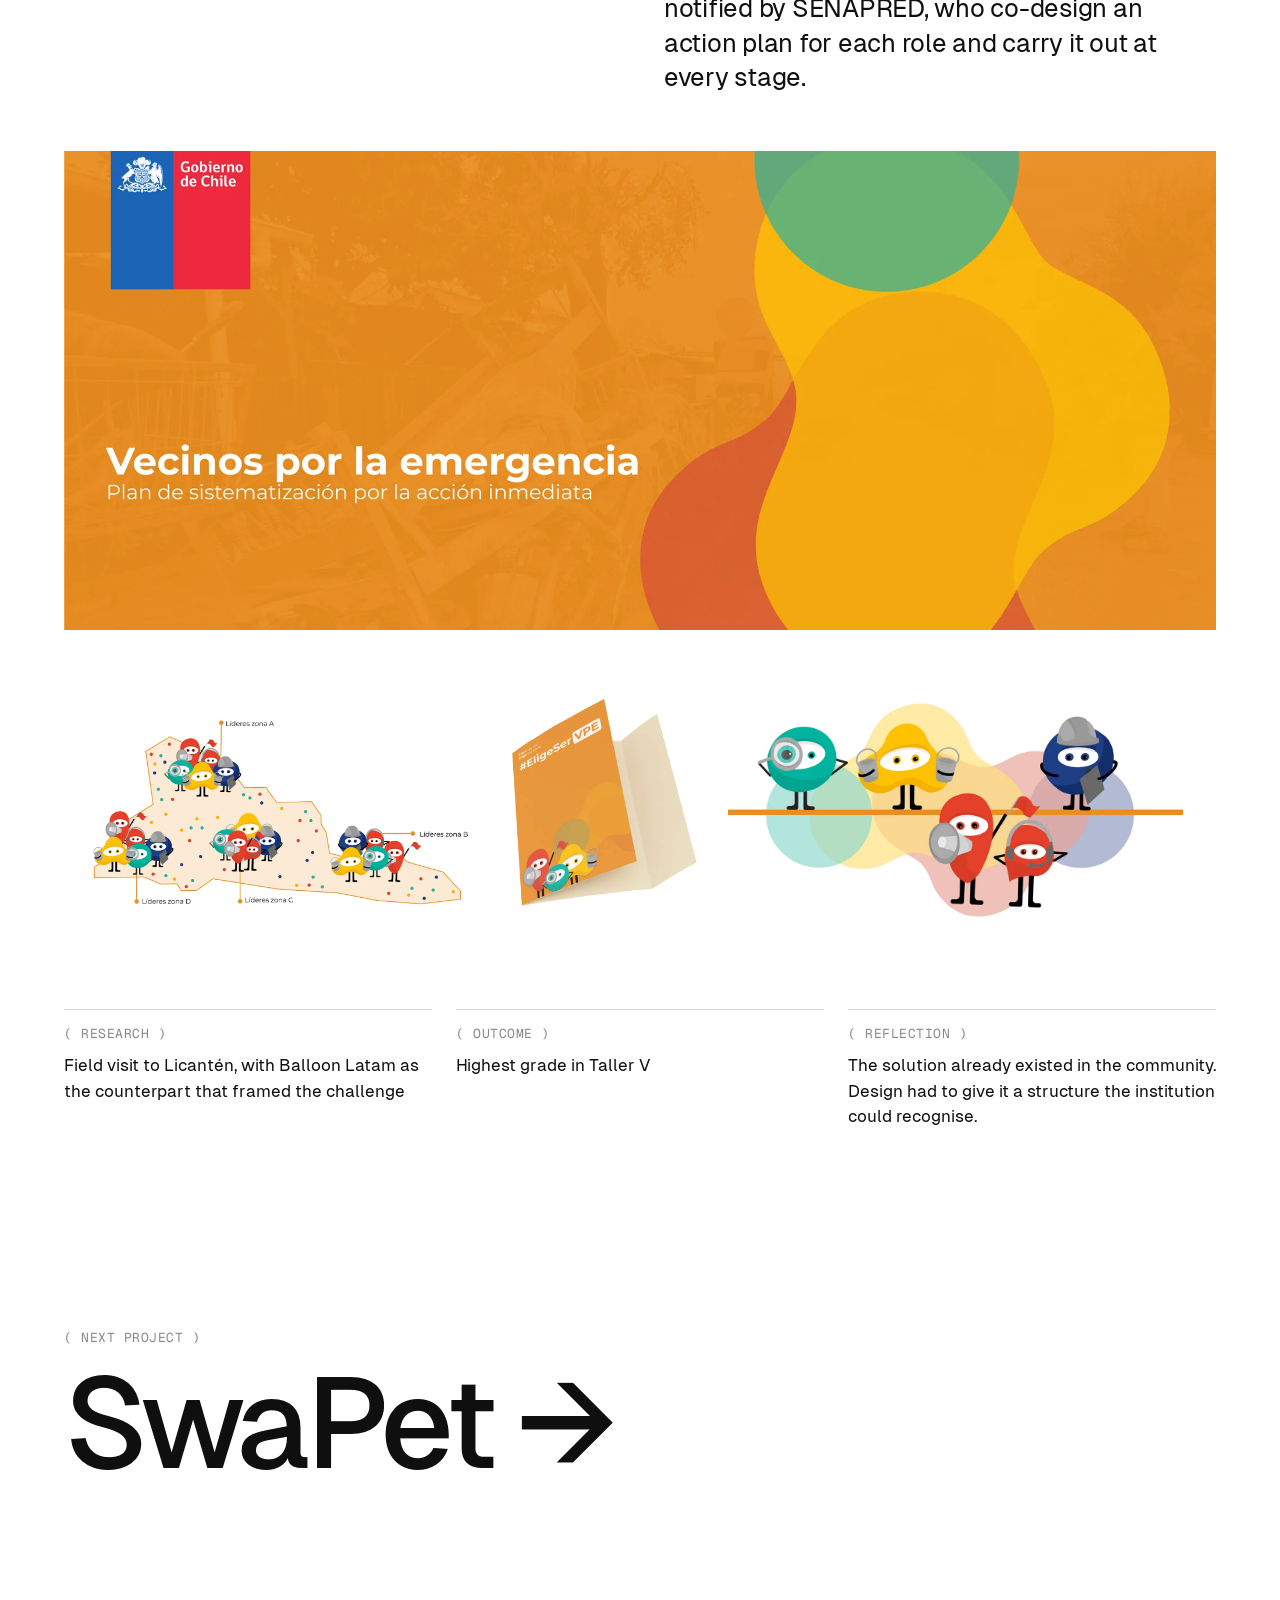
<file: vpe.html>
<!doctype html>
<html lang="en">
<head>
<meta charset="utf-8">
<meta name="viewport" content="width=device-width, initial-scale=1">
<title>VPE · Rosa Astaburuaga</title>
<meta name="description" content="A neighbourhood plan that synchronises community action with the official disaster response.">
<meta property="og:title" content="VPE · Rosa Astaburuaga">
<meta property="og:description" content="A neighbourhood plan that synchronises community action with the official disaster response.">
<meta property="og:image" content="img/sirep-hero.webp">
<link rel="icon" href="favicon.svg" type="image/svg+xml">
<link rel="preload" href="fonts/Geist-500.woff2" as="font" type="font/woff2" crossorigin>
<link rel="stylesheet" href="styles.css">
</head>
<body>
<a class="skip" href="#main">Skip to content</a>
<header class="top"><div class="wrap topin">
<a href="index.html" class="mono">← Index</a><span class="mono center">( 03 ) VPE</span><span class="mono right">Elisava · Spring 2027</span>
</div></header>
<main id="main" class="wrap"><section class="opener">
<span class="mono muted">( 03 ) Strategic design</span>
<div class="ophead"><h1 class="display">VPE</h1><p class="lead">A neighbourhood plan that synchronises community action with the official disaster response.</p></div>
</section><div class="specs" style="--n:5"><div class="spec"><span class="mono muted">( Year )</span><p>2024</p></div><div class="spec"><span class="mono muted">( Context )</span><p>Taller V, Diseño UC</p></div><div class="spec"><span class="mono muted">( Partner )</span><p>Balloon Latam · Licantén</p></div><div class="spec"><span class="mono muted">( Team )</span><p>4 designers</p></div><div class="spec"><span class="mono muted">( My role )</span><p>Horizontal teamwork across every stage of the project</p></div></div><figure class="hero"><img class="" src="img/vpe-hero.webp" width="2200" height="1347" alt="Community meeting in Licantén" fetchpriority="high" decoding="async"></figure><section class="textrow">
<div class="tl"><span class="mono muted">( 03.2 Challenge and proposal )</span><h2>Coordination, not goodwill, was missing</h2></div>
<p class="lead">In Licantén, aid from SENAPRED, the national disaster agency, and from neighbourhood organisations arrives separately and loses effectiveness. VPE introduces emergency representatives, residents selected and notified by SENAPRED, who co-design an action plan for each role and carry it out at every stage.</p>
</section><div class="row"><figure class="reveal" style="flex:2.4044 1 0"><img class="" src="img/vpe-1.webp" width="2200" height="915" alt="Vecinos por la Emergencia, plan cover" loading="lazy" decoding="async"></figure></div><div class="row"><figure class="reveal" style="flex:2.1422 1 0"><img class="" src="img/vpe-2.webp" width="2200" height="1027" alt="Characters of the emergency plan" loading="lazy" decoding="async"></figure><figure class="reveal" style="flex:1.6316 1 0"><img class="" src="img/vpe-3.webp" width="1302" height="798" alt="Emergency representatives" loading="lazy" decoding="async"></figure></div><div class="specs notes" style="--n:3"><div class="spec"><span class="mono muted">( Research )</span><p>Field visit to Licantén, with Balloon Latam as the counterpart that framed the challenge</p></div><div class="spec"><span class="mono muted">( Outcome )</span><p>Highest grade in Taller V</p></div><div class="spec"><span class="mono muted">( Reflection )</span><p>The solution already existed in the community. Design had to give it a structure the institution could recognise.</p></div></div><a class="next" href="swapet.html"><span class="mono muted">( Next project )</span><span class="display">SwaPet →</span></a></main><nav class="bar" aria-label="Projects"><div class="wrap barin">
<div class="barlist"><a href="sirep.html">SIREP</a><a href="dystopia.html">dystopia</a><a href="vpe.html" aria-current="page">VPE</a><a href="swapet.html">SwaPet</a><a href="dias-nublados.html">Días Nublados</a><a href="escribiendo-memoria.html">Escribiendo Memoria</a><a href="soco.html">Soco</a><a href="craft-and-making.html">Craft &amp; Making</a></div><span class="mono count">03 / 08</span>
</div></nav>
<script src="main.js" defer></script>
</body></html>
</file>
<file: styles.css>
@font-face{font-family:"Geist";src:url(fonts/Geist-400.woff2) format("woff2");font-weight:400;font-display:swap}
@font-face{font-family:"Geist";src:url(fonts/Geist-500.woff2) format("woff2");font-weight:500;font-display:swap}
@font-face{font-family:"Geist Mono";src:url(fonts/GeistMono-400.woff2) format("woff2");font-weight:400;font-display:swap}
:root{
  --paper:#ffffff;
  --ink:#0f0f0f;
  --muted:#888888;
  --line:rgba(15,15,15,.18);
  --slot:#f3f3f3;
  --m:64px;
  --g:24px;
  --bar:52px;
}
*{box-sizing:border-box;margin:0;padding:0}
html{-webkit-text-size-adjust:100%;scroll-behavior:smooth}
body{background:var(--paper);color:var(--ink);font-family:"Geist",system-ui,sans-serif;font-size:19px;line-height:1.52;padding-bottom:calc(var(--bar) + 24px);-webkit-font-smoothing:antialiased}
img{display:block;width:100%;height:auto;background:var(--slot)}
a{color:inherit;text-decoration:none}
.wrap{max-width:1400px;margin:0 auto;padding:0 var(--m)}
.mono{font-family:"Geist Mono",ui-monospace,monospace;font-size:13px;letter-spacing:.04em;text-transform:uppercase;line-height:1.3}
.muted{color:var(--muted)}
.display{font-weight:500;letter-spacing:-.05em;line-height:.9}
h1,h2{font-weight:500}
.lead{font-size:clamp(20px,2vw,28px);line-height:1.36;letter-spacing:-.01em}
.skip{position:absolute;left:-999px;top:8px;background:var(--ink);color:var(--paper);padding:8px 12px;z-index:20}
.skip:focus{left:8px}
:focus-visible{outline:2px solid var(--ink);outline-offset:3px}

/* top bar */
.top{border-bottom:1px solid var(--ink);background:var(--paper)}
.topin{display:grid;grid-template-columns:1fr auto 1fr;align-items:center;height:72px}
.top .center{text-align:center}
.top .right{text-align:right}
.top a:hover{color:var(--muted)}

/* bottom bar */
.bar{position:fixed;left:0;right:0;bottom:0;height:var(--bar);background:rgba(255,255,255,.94);backdrop-filter:blur(8px);-webkit-backdrop-filter:blur(8px);border-top:1px solid var(--ink);z-index:10}
.barin{display:flex;align-items:center;justify-content:space-between;height:100%;gap:24px}
.barlist{display:flex;gap:28px;overflow-x:auto;scrollbar-width:none;white-space:nowrap}
.barlist::-webkit-scrollbar{display:none}
.barlist a{font-family:"Geist Mono",ui-monospace,monospace;font-size:13px;letter-spacing:.04em;text-transform:uppercase;color:var(--muted);transition:color .2s}
.barlist a:hover,.barlist a[aria-current]{color:var(--ink)}
.count{flex:none}

/* specs / notes */
.specs{display:grid;grid-template-columns:repeat(var(--n),1fr);gap:var(--g)}
.spec{border-top:1px solid var(--line);padding-top:16px;display:flex;flex-direction:column;gap:10px}
.spec p{font-size:17px;line-height:1.5}
.notes{margin-top:56px}

/* images */
.row{display:flex;gap:var(--g);margin-top:var(--g)}
.row figure{min-width:0}
.ph{background:var(--slot);display:flex;align-items:center;justify-content:center;width:100%}
.ph span{font-family:"Geist Mono",monospace;font-size:12px;text-transform:uppercase;letter-spacing:.04em;color:var(--muted)}
.ai{margin-top:12px;text-align:right}
.reveal{opacity:0;transform:translateY(16px);transition:opacity .8s ease,transform .8s ease}
.reveal.in{opacity:1;transform:none}

/* home */
.cover{padding-top:56px}
.name{font-size:clamp(40px,calc((min(100vw,1400px) - 2*var(--m))/8.3),162px);white-space:nowrap;margin-bottom:48px;margin-left:-.04em}
.cover .specs{margin-bottom:48px}
.index{display:grid;grid-template-columns:5fr 7fr;gap:var(--g);padding-top:160px}
.index .display{font-size:clamp(72px,11vw,160px)}
.ixl{display:flex;flex-direction:column;gap:28px}
.ixl .lead{max-width:30ch}
.preview{position:sticky;top:24px;aspect-ratio:4/3;overflow:hidden;background:var(--paper)}
.preview img{height:100%;object-fit:cover;background:var(--paper);transition:opacity .3s}
.ixlist{list-style:none;align-self:end;border-bottom:1px solid var(--line)}
.ixlist a{display:grid;grid-template-columns:48px 1fr auto 24px;gap:24px;align-items:baseline;padding:22px 0;border-top:1px solid var(--line);transition:padding .25s}
.ixlist .t{font-size:28px;letter-spacing:-.01em}
.ixlist .arrow{opacity:0;transition:opacity .25s}
.ixlist a:hover{padding-left:12px}
.ixlist a:hover .arrow{opacity:1}
.about{padding-top:160px}
.statement{font-size:clamp(28px,3.4vw,46px);line-height:1.12;letter-spacing:-.02em;max-width:24ch;margin:16px 0 72px}
.aboutgrid{display:grid;grid-template-columns:5fr 1fr 6fr;gap:var(--g)}
.aboutgrid figure{grid-column:1}
.aboutr{grid-column:3;display:flex;flex-direction:column;justify-content:space-between;gap:48px}
.bio{display:flex;flex-direction:column;gap:16px;font-size:17px}
.facts div{display:grid;grid-template-columns:150px 1fr;gap:24px;padding:16px 0;border-top:1px solid var(--line)}
.facts dd{font-size:17px}
.exp{display:grid;grid-template-columns:5fr 7fr;gap:var(--g);padding-top:160px}
.exp .display{font-size:clamp(56px,7vw,110px);margin-top:16px}
.explist{list-style:none;border-bottom:1px solid var(--line)}
.explist li{display:grid;grid-template-columns:1fr 1fr;column-gap:24px;row-gap:6px;padding:20px 0;border-top:1px solid var(--line)}
.explist .mono{grid-column:1/-1}
.explist strong{font-weight:400;font-size:24px;line-height:1.3}
.explist p{font-size:16px}
.contact{padding:200px 0 120px;text-align:center;display:flex;flex-direction:column;align-items:center;gap:28px}
.mail{font-size:clamp(34px,8vw,140px);word-break:break-all}
.mail:hover{color:var(--muted)}
.links{display:flex;gap:40px;flex-wrap:wrap;justify-content:center}
.links a:hover{color:var(--muted)}

/* project */
.opener{padding-top:72px;display:flex;flex-direction:column;gap:24px}
.ophead{display:grid;grid-template-columns:8fr 4fr;gap:var(--g);align-items:end;margin-bottom:56px}
.ophead .display{font-size:clamp(64px,13vw,190px);margin-left:-.04em}
.ophead .lead{padding-bottom:14px}
.hero{margin-top:56px}
.textrow{display:grid;grid-template-columns:5fr 1fr 6fr;gap:var(--g);padding-top:140px;margin-bottom:56px}
.textrow .tl{grid-column:1;display:flex;flex-direction:column;gap:16px}
.textrow h2{font-size:clamp(30px,3.3vw,46px);line-height:1.12;letter-spacing:-.02em}
.textrow .lead{grid-column:3}
.quote{padding:160px 0 40px;text-align:center;display:flex;flex-direction:column;align-items:center;gap:28px}
.quote blockquote{font-size:clamp(30px,4vw,56px);line-height:1.1;letter-spacing:-.025em;max-width:22ch;font-weight:500}
.quote p{max-width:52ch}
.steps{list-style:none;display:grid;grid-template-columns:repeat(5,1fr);gap:var(--g);margin:72px 0 56px}
.steps li{border-top:1px solid var(--ink);padding-top:16px;display:flex;flex-direction:column;gap:8px}
.steps strong{font-weight:500;font-size:19px}
.steps span:last-child{font-size:16px}
.seq{display:grid;grid-template-columns:repeat(3,1fr);gap:var(--g)}
.seq img{aspect-ratio:9/8;object-fit:cover}
.seq figcaption{margin-top:12px}
.item{padding-top:120px}
.item:first-of-type{padding-top:64px}
.itext{display:grid;grid-template-columns:4fr 3fr 5fr;gap:var(--g);border-top:1px solid var(--ink);padding-top:20px;align-items:baseline}
.itext h2{font-size:clamp(30px,3.3vw,46px);letter-spacing:-.02em}
.itext p{font-size:17px}
.next{display:flex;flex-direction:column;gap:20px;padding:200px 0 120px;border-bottom:0}
.next .display{font-size:clamp(56px,10vw,150px);transition:color .2s}
.next:hover .display{color:var(--muted)}

/* tablet */
@media (max-width:1000px){
  :root{--m:32px}
  .specs{grid-template-columns:repeat(3,1fr)}
  .steps{grid-template-columns:repeat(2,1fr)}
  .index,.exp{grid-template-columns:1fr;gap:48px}
  .preview{display:none}
  .ixlist .k{display:none}
  .ixlist a{grid-template-columns:48px 1fr 24px}
  .aboutgrid{grid-template-columns:1fr 1fr}
  .aboutr{grid-column:2}
}
/* phone */
@media (max-width:640px){
  :root{--m:16px;--g:16px;--bar:48px}
  body{font-size:17px}
  .top .center{display:none}
  .name{font-size:16.5vw;white-space:normal;line-height:.88}
  .topin{grid-template-columns:1fr 1fr;height:56px}
  .count{display:none}
  .specs{grid-template-columns:1fr 1fr}
  .notes{grid-template-columns:1fr}
  .row{flex-direction:column}
  .row figure{flex:none!important}
  .ophead,.textrow,.aboutgrid{grid-template-columns:1fr}
  .textrow .lead,.aboutr,.aboutgrid figure{grid-column:1}
  .textrow{padding-top:88px;margin-bottom:32px}
  .steps{grid-template-columns:1fr}
  .seq{grid-template-columns:1fr}
  .itext{grid-template-columns:1fr;gap:10px}
  .facts div{grid-template-columns:1fr;gap:6px}
  .explist li{grid-template-columns:1fr}
  .index,.about,.exp{padding-top:104px}
  .quote{padding-top:104px}
  .ixlist .t{font-size:22px}
  .ixlist a{gap:12px}
  .next,.contact{padding:120px 0 80px}
}
@media (prefers-reduced-motion:reduce){
  html{scroll-behavior:auto}
  .reveal{opacity:1;transform:none;transition:none}
}
</file>
